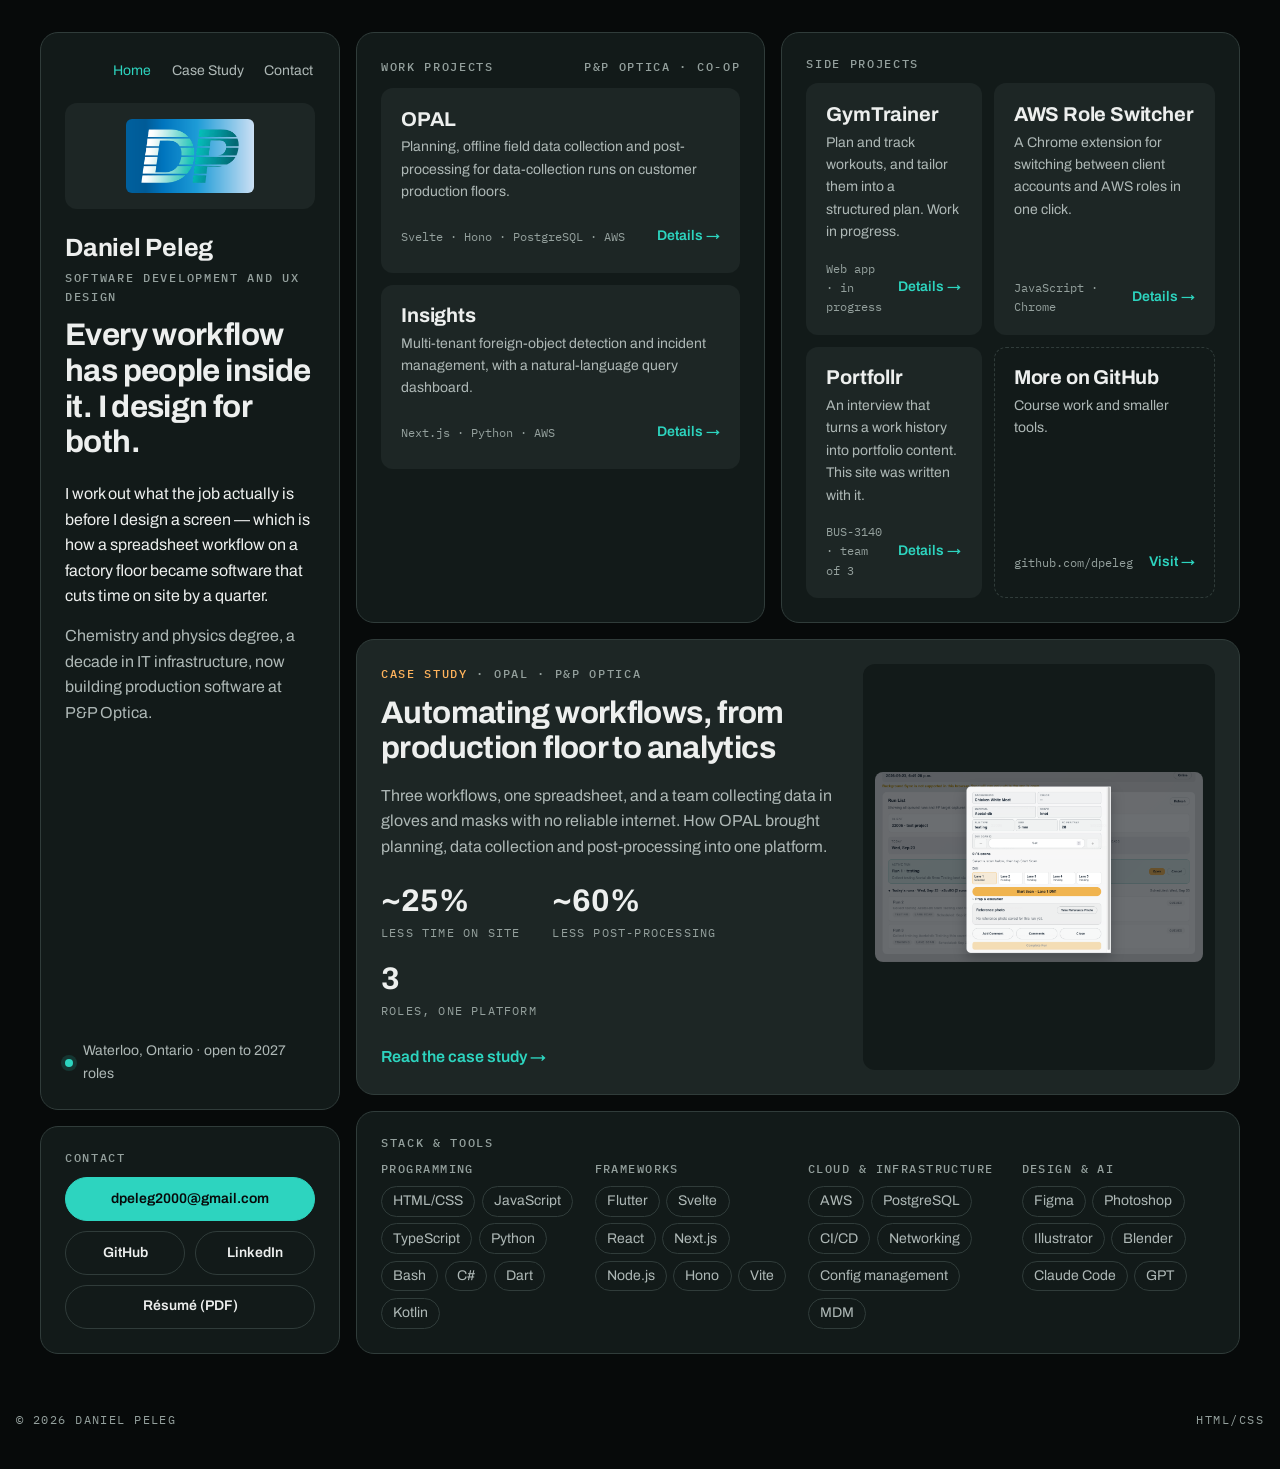
<file: index.html>
<!doctype html>
<html lang="en">

<head>
  <meta charset="utf-8">
  <meta name="viewport" content="width=device-width, initial-scale=1">
  <title>Daniel Peleg — Software Development and UX Design | Workflow-first software, Waterloo ON</title>
  <meta name="description"
    content="Portfolio of Daniel Peleg, working in software development and UX design in Waterloo, Ontario. I work out what the job actually is before I design a screen — featured: OPAL, a platform that cut time on site by ~25% and post-processing by ~60%.">
  <meta name="author" content="Daniel Peleg">
  <meta name="theme-color" content="#070A0A">
  <link rel="canonical" href="https://dpeleg.github.io/">

  <!-- Open Graph / social preview -->
  <meta property="og:type" content="website">
  <meta property="og:title" content="Daniel Peleg — Software Development and UX Design">
  <meta property="og:description"
    content="Every workflow has people inside it. I design for both. Featured case study: OPAL, from production floor to analytics.">
  <meta property="og:image" content="https://dpeleg.github.io/assets/img/og-image.png">
  <meta name="twitter:card" content="summary_large_image">

  <link rel="icon" href="assets/img/icon-32.png" sizes="32x32">
  <link rel="apple-touch-icon" href="assets/img/icon-180.png">

  <link rel="preconnect" href="https://fonts.googleapis.com">
  <link rel="preconnect" href="https://fonts.gstatic.com" crossorigin>
  <link rel="stylesheet"
    href="https://fonts.googleapis.com/css2?family=Archivo:wght@400;500;600;700&family=IBM+Plex+Mono:wght@400;500&display=swap">
  <link rel="stylesheet" href="css/styles.css">

  <!-- Structured data so search engines know who the site is about -->
  <script type="application/ld+json">
  {
    "@context": "https://schema.org",
    "@type": "Person",
    "name": "Daniel Peleg",
    "jobTitle": "Software Development and UX Design",
    "address": { "@type": "PostalAddress", "addressLocality": "Waterloo", "addressRegion": "ON", "addressCountry": "CA" },
    "alumniOf": ["Conestoga College", "The Hebrew University of Jerusalem"],
    "knowsAbout": ["UX design", "Svelte", "React", "TypeScript", "Python", "AWS", "PostgreSQL", "Flutter"]
  }
  </script>
</head>

<body>
  <a class="skip-link" href="#main">Skip to main content</a>

  <!-- Two-column bento layout on wide screens, a single column on phones -->
  <div class="home">
    <!-- ============ Left rail: identity + contact ============ -->
    <div class="home__rail">
      <header class="panel identity">
        <!-- Small nav inside the identity panel, since the home page has no top bar -->
        <nav class="mini-nav" aria-label="Primary">
          <ul>
            <li><a href="index.html" aria-current="page">Home</a></li>
            <li><a href="case-study.html">Case Study</a></li>
            <li><a href="#contact">Contact</a></li>
          </ul>
        </nav>

        <!-- Logo, name and positioning line: the first thing a recruiter reads -->
        <div class="identity__logo">
          <img src="assets/img/logo.png" width="480" height="280" alt="DP monogram logo">
        </div>

        <h1 class="identity__name">Daniel Peleg</h1>
        <p class="label">Software Development and UX Design</p>
        <h2 class="identity__tagline">Every workflow has people inside it. I design for both.</h2>
        <p class="identity__lead">I work out what the job actually is before I design a screen — which is how a
          spreadsheet workflow on a factory floor became software that cuts time on site by a quarter.</p>
        <p class="identity__bg">Chemistry and physics degree, a decade in IT infrastructure, now building production
          software at P&amp;P Optica.</p>

        <p class="status">Waterloo, Ontario · open to 2027 roles</p>
      </header>

      <!-- Contact sits right under the identity, so it is never more than a scroll away -->
      <section class="panel contact" id="contact" aria-labelledby="contact-title">
        <h2 class="label" id="contact-title">Contact</h2>
        <a class="btn btn--primary btn--block" href="mailto:dpeleg2000@gmail.com">dpeleg2000@gmail.com</a>
        <div class="contact__row">
          <a class="btn" href="https://github.com/dpeleg" rel="me">GitHub</a>
          <a class="btn" href="https://www.linkedin.com/in/dpeleg2000/" rel="me">LinkedIn</a>
        </div>
        <a class="btn btn--block" href="assets/Daniel-Peleg-Resume.pdf" download>Résumé (PDF)</a>
      </section>
    </div>

    <!-- ============ Main: projects, case study, stack ============ -->
    <main class="home__main" id="main">
      <!-- Work projects first: OPAL and Insights, each opens its own popup -->
      <section class="panel" id="work" aria-labelledby="work-title">
        <div class="panel__head">
          <h2 class="label" id="work-title">Work projects</h2>
          <span class="label">P&amp;P Optica · co-op</span>
        </div>
        <div class="cards">
          <article class="card">
            <h3>OPAL</h3>
            <p>Planning, offline field data collection and post-processing for data-collection runs on customer
              production floors.</p>
            <div class="card__foot">
              <span class="card__meta">Svelte · Hono · PostgreSQL · AWS</span>
              <button class="card__open" type="button" data-dialog="project-opal" aria-haspopup="dialog">Details →<span
                  class="visually-hidden"> about OPAL</span></button>
            </div>
          </article>
          <article class="card">
            <h3>Insights</h3>
            <p>Multi-tenant foreign-object detection and incident management, with a natural-language query dashboard.
            </p>
            <div class="card__foot">
              <span class="card__meta">Next.js · Python · AWS</span>
              <button class="card__open" type="button" data-dialog="project-insights" aria-haspopup="dialog">Details
                →<span class="visually-hidden"> about Insights</span></button>
            </div>
          </article>
        </div>
      </section>

      <!-- Side projects: smaller cards in a grid, same popup pattern -->
      <section class="panel" aria-labelledby="side-title">
        <h2 class="label" id="side-title">Side projects</h2>
        <div class="cards cards--grid">
          <article class="card">
            <h3>GymTrainer</h3>
            <p>Plan and track workouts, and tailor them into a structured plan. Work in progress.</p>
            <div class="card__foot">
              <span class="card__meta">Web app · in progress</span>
              <button class="card__open" type="button" data-dialog="project-gymtrainer" aria-haspopup="dialog">Details
                →<span class="visually-hidden"> about GymTrainer</span></button>
            </div>
          </article>
          <article class="card">
            <h3>AWS Role Switcher</h3>
            <p>A Chrome extension for switching between client accounts and AWS roles in one click.</p>
            <div class="card__foot">
              <span class="card__meta">JavaScript · Chrome</span>
              <button class="card__open" type="button" data-dialog="project-aws-role-switcher"
                aria-haspopup="dialog">Details →<span class="visually-hidden"> about AWS Role Switcher</span></button>
            </div>
          </article>
          <article class="card">
            <h3>Portfollr</h3>
            <p>An interview that turns a work history into portfolio content. This site was written with it.</p>
            <div class="card__foot">
              <span class="card__meta">BUS-3140 · team of 3</span>
              <button class="card__open" type="button" data-dialog="project-portfollr" aria-haspopup="dialog">Details
                →<span class="visually-hidden"> about Portfollr</span></button>
            </div>
          </article>
          <!-- Dashed "more" card pointing to GitHub instead of a popup -->
          <article class="card card--more">
            <h3>More on GitHub</h3>
            <p>Course work and smaller tools.</p>
            <div class="card__foot">
              <span class="card__meta">github.com/dpeleg</span>
              <a class="card__open" href="https://github.com/dpeleg" rel="me">Visit →<span class="visually-hidden">
                  GitHub profile</span></a>
            </div>
          </article>
        </div>
      </section>

      <!-- Featured case study with the two headline numbers -->
      <section class="panel panel--raised feature" aria-labelledby="feature-title">
        <div>
          <p class="label"><span class="label--amber">Case study</span> · OPAL · P&amp;P Optica
          </p>
          <h2 id="feature-title">Automating workflows, from production floor to analytics</h2>
          <p class="feature__summary">Three workflows, one spreadsheet, and a team collecting data in gloves and masks
            with no reliable internet. How OPAL brought planning, data collection and post-processing into one platform.
          </p>
          <ul class="stats">
            <li><span class="stat__value">~25%</span><span class="stat__label">Less time on site</span></li>
            <li><span class="stat__value">~60%</span><span class="stat__label">Less post-processing</span></li>
            <li><span class="stat__value">3</span><span class="stat__label">Roles, one platform</span></li>
          </ul>
          <a class="link-arrow feature__link" href="case-study.html">Read the case study →</a>
        </div>
        <div class="feature__media">
          <img src="assets/case-study/opal-operator-wide.png" width="1162" height="673" loading="lazy"
            alt="OPAL operator view: the run dialog open over the day's run list.">
        </div>
      </section>

      <!-- Tech stack grouped by area, plain lists so screen readers read them as lists -->
      <section class="panel stack-panel" aria-labelledby="stack-title">
        <h2 class="label" id="stack-title">Stack &amp; tools</h2>
        <div class="stack">
          <div>
            <h3>Programming</h3>
            <ul class="chips">
              <li>HTML/CSS</li>
              <li>JavaScript</li>
              <li>TypeScript</li>
              <li>Python</li>
              <li>Bash</li>
              <li>C#</li>
              <li>Dart</li>
              <li>Kotlin</li>
            </ul>
          </div>
          <div>
            <h3>Frameworks</h3>
            <ul class="chips">
              <li>Flutter</li>
              <li>Svelte</li>
              <li>React</li>
              <li>Next.js</li>
              <li>Node.js</li>
              <li>Hono</li>
              <li>Vite</li>
            </ul>
          </div>
          <div>
            <h3>Cloud &amp; infrastructure</h3>
            <ul class="chips">
              <li>AWS</li>
              <li>PostgreSQL</li>
              <li>CI/CD</li>
              <li>Networking</li>
              <li>Config management</li>
              <li>MDM</li>
            </ul>
          </div>
          <div>
            <h3>Design &amp; AI</h3>
            <ul class="chips">
              <li>Figma</li>
              <li>Photoshop</li>
              <li>Illustrator</li>
              <li>Blender</li>
              <li>Claude Code</li>
              <li>GPT</li>
            </ul>
          </div>
        </div>
      </section>
    </main>
  </div>

  <!-- Footer -->
  <footer class="site-footer">
    <span>© 2026 Daniel Peleg</span>
    <span> HTML/CSS</span>
  </footer>

  <!-- ================= Project dialogs ================= -->

  <!-- Each popup is a native <dialog>: Esc, the close button or a backdrop click closes it (see main.js) -->
  <dialog class="project-dialog" id="project-opal" aria-labelledby="opal-title">
    <div class="dialog__inner">
      <div class="dialog__head">
        <p class="label">Work project · P&amp;P Optica</p>
        <h2 id="opal-title">OPAL</h2>
        <p>One internal platform for planning, on-site data collection and post-processing of training data.</p>
        <button class="dialog__close" type="button" data-close aria-label="Close OPAL details">
          <svg width="18" height="18" viewBox="0 0 18 18" aria-hidden="true">
            <path d="M3 3l12 12M15 3L3 15" stroke="currentColor" stroke-width="2" stroke-linecap="round" />
          </svg>
        </button>
      </div>
      <div class="dialog__body">
        <!-- Screenshot gallery: thumbnails swap the big image, no carousel -->
        <div class="gallery" data-gallery>
          <div class="gallery__main">
            <img src="assets/case-study/opal-operator-wide.png" width="1162" height="673"
              alt="OPAL operator view: the run dialog open over the day's run list.">
          </div>
          <ul class="gallery__thumbs">
            <li><button type="button" aria-pressed="true" data-caption="Operator · run screen"><img
                  src="assets/case-study/opal-operator-wide.png" alt="Operator screen thumbnail"
                  data-alt="OPAL operator view: the run dialog open over the day's run list." loading="lazy"></button>
            </li>
            <li><button type="button" aria-pressed="false" data-caption="Planner · Plan Runs"><img
                  src="assets/case-study/opal-planner-plan-runs.png" alt="Planner screen thumbnail"
                  data-alt="OPAL planner Plan Runs screen with material rows and a Generate Runs panel."
                  loading="lazy"></button></li>
            <li><button type="button" aria-pressed="false" data-caption="User flow map"><img
                  src="assets/case-study/opal-user-flow.svg" alt="User flow map thumbnail"
                  data-alt="OPAL user flow map across planning, offline collection, sync and post-processing."
                  loading="lazy"></button></li>
          </ul>
          <p class="gallery__caption" aria-live="polite">Operator · run screen</p>
        </div>
        <div class="dialog__info">
          <p class="label">About</p>
          <p>Every customer project ran through three stages owned by three teams, connected by one spreadsheet.
            Operators filled it in by hand on production floors, in PPE, with little or no internet.</p>
          <p>I researched the real workflow, redesigned the database around it, built the cloud infrastructure and drove
            the planner and operator modules — offline-first, with automatic sync.</p>
          <dl class="facts">
            <div>
              <dt>Role</dt>
              <dd>Full-stack developer, UI/UX designer</dd>
            </div>
            <div>
              <dt>Stack</dt>
              <dd>
                <ul class="chips">
                  <li>Svelte PWA</li>
                  <li>Hono</li>
                  <li>PostgreSQL</li>
                  <li>AWS</li>
                  <li>Playwright</li>
                  <li>Figma</li>
                </ul>
              </dd>
            </div>
          </dl>
          <p class="label">Highlights</p>
          <!-- Three short highlights, the rest lives in the case study -->
          <ul class="highlights">
            <li>~25% less time at the customer site</li>
            <li>~60% less post-processing time</li>
            <li>Every on-site session logged, so recurring errors are visible</li>
          </ul>
        </div>
      </div>
      <!-- Footer actions: case study link for OPAL, GitHub for open-source projects -->
      <div class="dialog__foot">
        <small>Internal tool · screens show test data only</small>
        <div class="dialog__actions">
          <a class="btn btn--primary" href="case-study.html#overview">Read the full OPAL case study</a>
          <button class="btn" type="button" data-close>Close</button>
        </div>
      </div>
    </div>
  </dialog>

  <dialog class="project-dialog" id="project-insights" aria-labelledby="insights-title">
    <div class="dialog__inner">
      <div class="dialog__head">
        <p class="label">Work project · P&amp;P Optica</p>
        <h2 id="insights-title">Insights</h2>
        <p>Multi-tenant foreign-object detection and incident management for food-processing customers.</p>
        <button class="dialog__close" type="button" data-close aria-label="Close Insights details">
          <svg width="18" height="18" viewBox="0 0 18 18" aria-hidden="true">
            <path d="M3 3l12 12M15 3L3 15" stroke="currentColor" stroke-width="2" stroke-linecap="round" />
          </svg>
        </button>
      </div>
      <div class="dialog__body">
        <div>
          <!-- No screenshots allowed for Insights, so a clear placeholder instead of a blank -->
          <div class="placeholder-media">Proprietary information — this screen could not be published</div>
        </div>
        <div class="dialog__info">
          <p class="label">About</p>
          <p>Customers review detections from their inspection machines, follow each one from the incident list to its
            detail, and manage users by role. I worked across the backend and frontend.</p>
          <p>I led a natural-language query dashboard from concept to deployment, built a CSV bulk-upload feature with
            validation and error reporting, and an admin panel for bulk operations.</p>
          <dl class="facts">
            <div>
              <dt>Role</dt>
              <dd>Full-stack developer</dd>
            </div>
            <div>
              <dt>Stack</dt>
              <dd>
                <ul class="chips">
                  <li>Next.js</li>
                  <li>TypeScript</li>
                  <li>Tailwind</li>
                  <li>Python</li>
                  <li>Lambda</li>
                  <li>Cognito</li>
                  <li>S3</li>
                  <li>CloudFormation</li>
                </ul>
              </dd>
            </div>
          </dl>
          <p class="label">Lesson</p>
          <p>A data-retention feature built from a vague ticket taught me to run a design past every stakeholder before
            writing code — the habit I brought to OPAL.</p>
        </div>
      </div>
      <div class="dialog__foot">
        <small>Internal product · details limited</small>
        <div class="dialog__actions">
          <button class="btn" type="button" data-close>Close</button>
        </div>
      </div>
    </div>
  </dialog>


  <dialog class="project-dialog" id="project-aws-role-switcher" aria-labelledby="aws-title">
    <div class="dialog__inner">
      <div class="dialog__head">
        <p class="label">Side project · open source</p>
        <h2 id="aws-title">AWS Role Switcher</h2>
        <p>A Chrome extension that switches between client accounts and AWS roles without re-entering anything.</p>
        <button class="dialog__close" type="button" data-close aria-label="Close AWS Role Switcher details">
          <svg width="18" height="18" viewBox="0 0 18 18" aria-hidden="true">
            <path d="M3 3l12 12M15 3L3 15" stroke="currentColor" stroke-width="2" stroke-linecap="round" />
          </svg>
        </button>
      </div>
      <div class="dialog__body">
        <div>
          <div class="placeholder-media">No screenshot · the extension needs a private roles file to show anything</div>
        </div>
        <div class="dialog__info">
          <p class="label">About</p>
          <p>Switching between client accounts and AWS IAM roles by hand was slow and easy to get wrong, so I built a
            Chrome extension to do it in one click. I made it for my own use; it was then adopted by everyone in the
            software teams.</p>
          <p>I designed it with no company data inside: the accounts and roles are loaded from a simple JSON properties
            file, which is why it could go on GitHub.</p>
          <dl class="facts">
            <div>
              <dt>Role</dt>
              <dd>Sole developer</dd>
            </div>
            <div>
              <dt>Stack</dt>
              <dd>
                <ul class="chips">
                  <li>JavaScript</li>
                  <li>Chrome Extensions</li>
                  <li>JSON config</li>
                  <li>AWS IAM</li>
                </ul>
              </dd>
            </div>
          </dl>
        </div>
      </div>
      <div class="dialog__foot">
        <small>Open source · no company data in the repo</small>
        <div class="dialog__actions"><a class="btn btn--primary" href="https://github.com/dpeleg/aws-role-switcher"
            rel="noopener">View on GitHub</a><button class="btn" type="button" data-close>Close</button></div>
      </div>
    </div>
  </dialog>

  <dialog class="project-dialog" id="project-gymtrainer" aria-labelledby="gym-title">
    <div class="dialog__inner">
      <div class="dialog__head">
        <p class="label">Side project · work in progress</p>
        <h2 id="gym-title">GymTrainer</h2>
        <p>Plan and track gym (and other) workouts, and turn them into a structured plan you can tailor.</p>
        <button class="dialog__close" type="button" data-close aria-label="Close GymTrainer details">
          <svg width="18" height="18" viewBox="0 0 18 18" aria-hidden="true">
            <path d="M3 3l12 12M15 3L3 15" stroke="currentColor" stroke-width="2" stroke-linecap="round" />
          </svg>
        </button>
      </div>
      <div class="dialog__body">
        <div>
          <div class="gallery__main"><img src="assets/projects/gymtrainer.png" width="486" height="612" loading="lazy"
              alt="GymTrainer workout screen: Day 2 warm-up exercises with Today, History and Plan tabs.">
          </div>
        </div>
        <div class="dialog__info">
          <p class="label">About</p>
          <p>A workout planner and tracker: build a structured plan, log each set as you go, and look back at your
            history. The plan is meant to adapt to you over time.</p>
          <p>Next step: an AI assistant that helps plan and adjust the workouts.</p>
          <dl class="facts">
            <div>
              <dt>Status</dt>
              <dd>Work in progress</dd>
            </div>
            <div>
              <dt>Views</dt>
              <dd>
                <ul class="chips">
                  <li>Today</li>
                  <li>History</li>
                  <li>Plan</li>
                </ul>
              </dd>
            </div>
          </dl>
        </div>
      </div>
      <div class="dialog__foot">
        <small>Personal project</small>
        <div class="dialog__actions"><button class="btn" type="button" data-close>Close</button></div>
      </div>
    </div>
  </dialog>

  <dialog class="project-dialog" id="project-portfollr" aria-labelledby="portfollr-title">
    <div class="dialog__inner">
      <div class="dialog__head">
        <p class="label">Course project · BUS-3140</p>
        <h2 id="portfollr-title">Portfollr</h2>
        <p>An interview that turns a work history into portfolio content.</p>
        <button class="dialog__close" type="button" data-close aria-label="Close Portfollr details">
          <svg width="18" height="18" viewBox="0 0 18 18" aria-hidden="true">
            <path d="M3 3l12 12M15 3L3 15" stroke="currentColor" stroke-width="2" stroke-linecap="round" />
          </svg>
        </button>
      </div>
      <div class="dialog__body">
        <div>
          <div class="placeholder-media">Research and ideation stage · no screens yet</div>
        </div>
        <div class="dialog__info">
          <p class="label">About</p>
          <p>Most people's best work is buried in tickets and reflections. Portfollr runs a structured interview and
            organises the answers into a positioning line, project stories and a case-study outline. The content of this
            site came out of a Portfollr interview.</p>
          <p>Portfollr is my concept for BUS-3140, IT Entrepreneurship. It was chosen as our team's project, and the
            three of us are now in the research and ideation stage.</p>
          <dl class="facts">
            <div>
              <dt>Course</dt>
              <dd>BUS-3140 · IT Entrepreneurship</dd>
            </div>
            <div>
              <dt>Team</dt>
              <dd>3 · my concept</dd>
            </div>
            <div>
              <dt>Stage</dt>
              <dd>Research and ideation</dd>
            </div>
          </dl>
        </div>
      </div>
      <div class="dialog__foot">
        <small>Course project · concept stage</small>
        <div class="dialog__actions"><button class="btn" type="button" data-close>Close</button></div>
      </div>
    </div>
  </dialog>

  <!-- One small script, loaded last; everything still works without it -->
  <script src="js/main.js" defer></script>
</body>

</html>
</file>
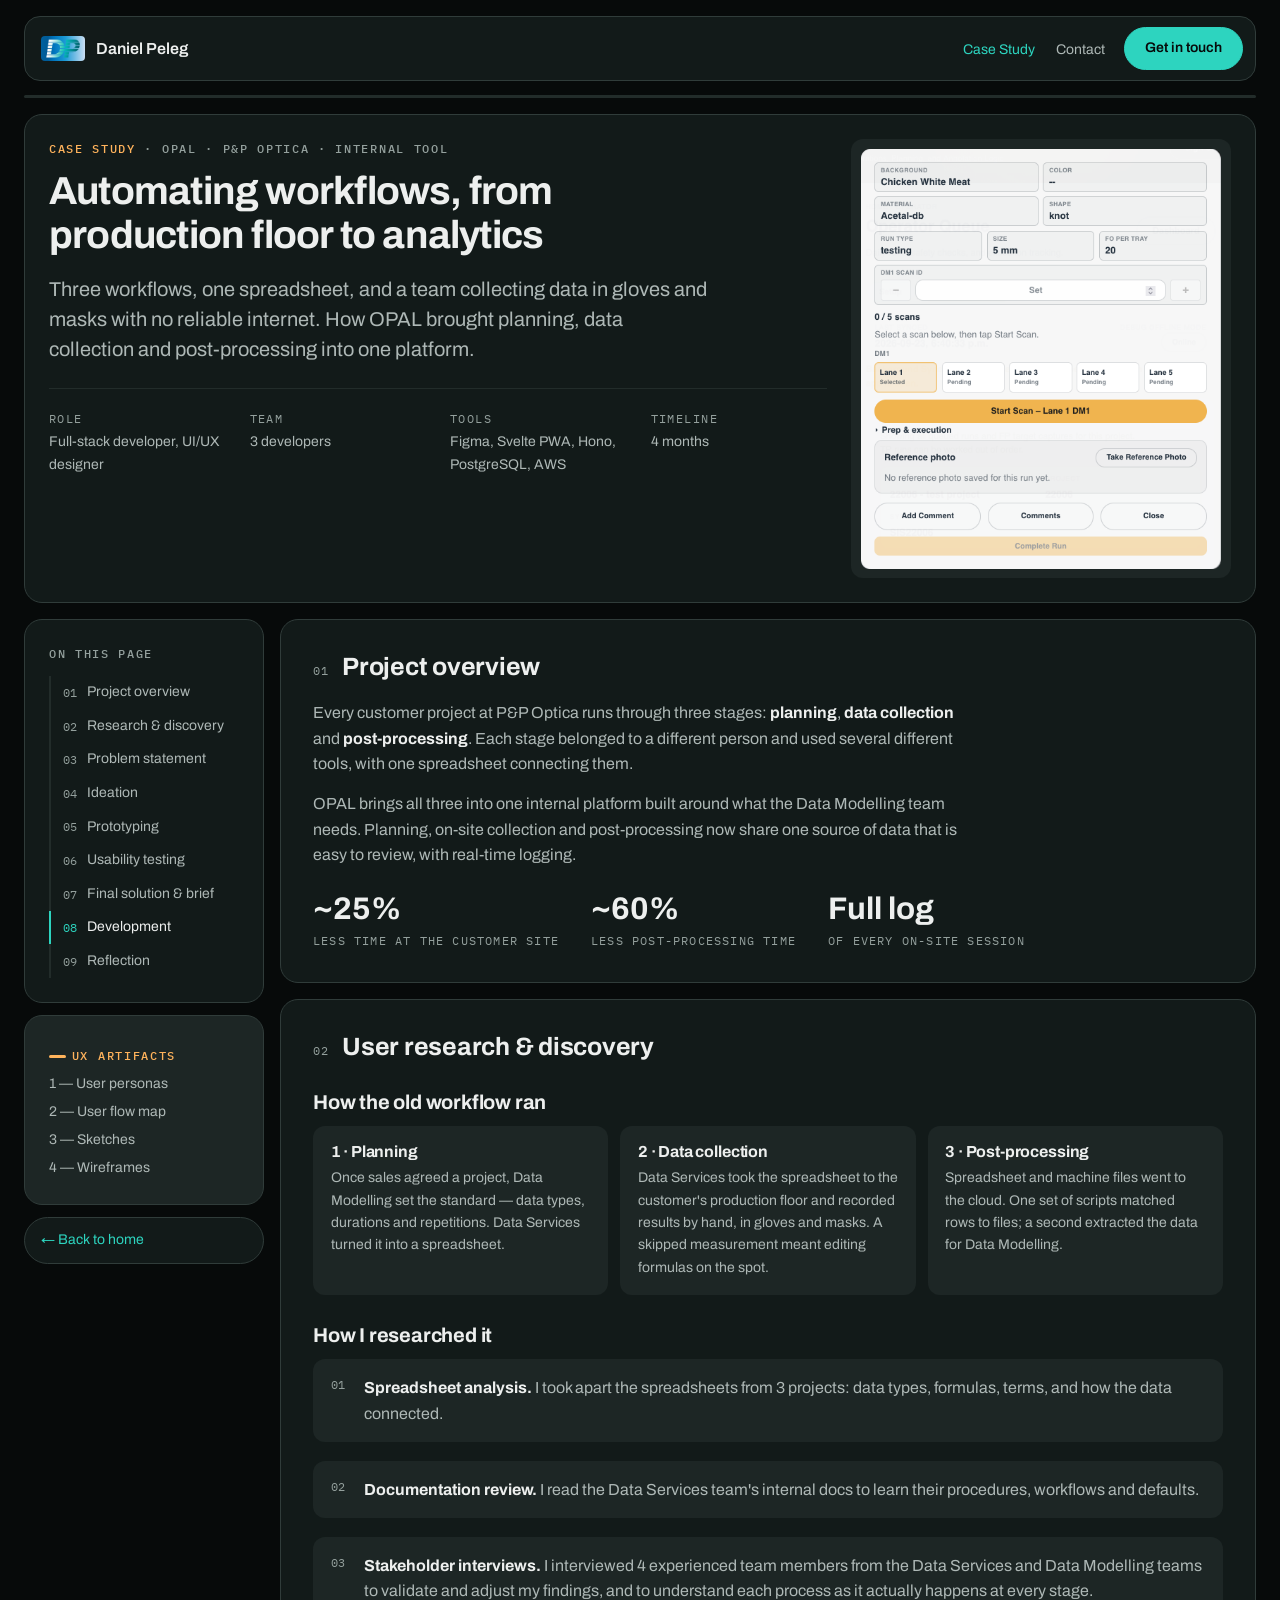
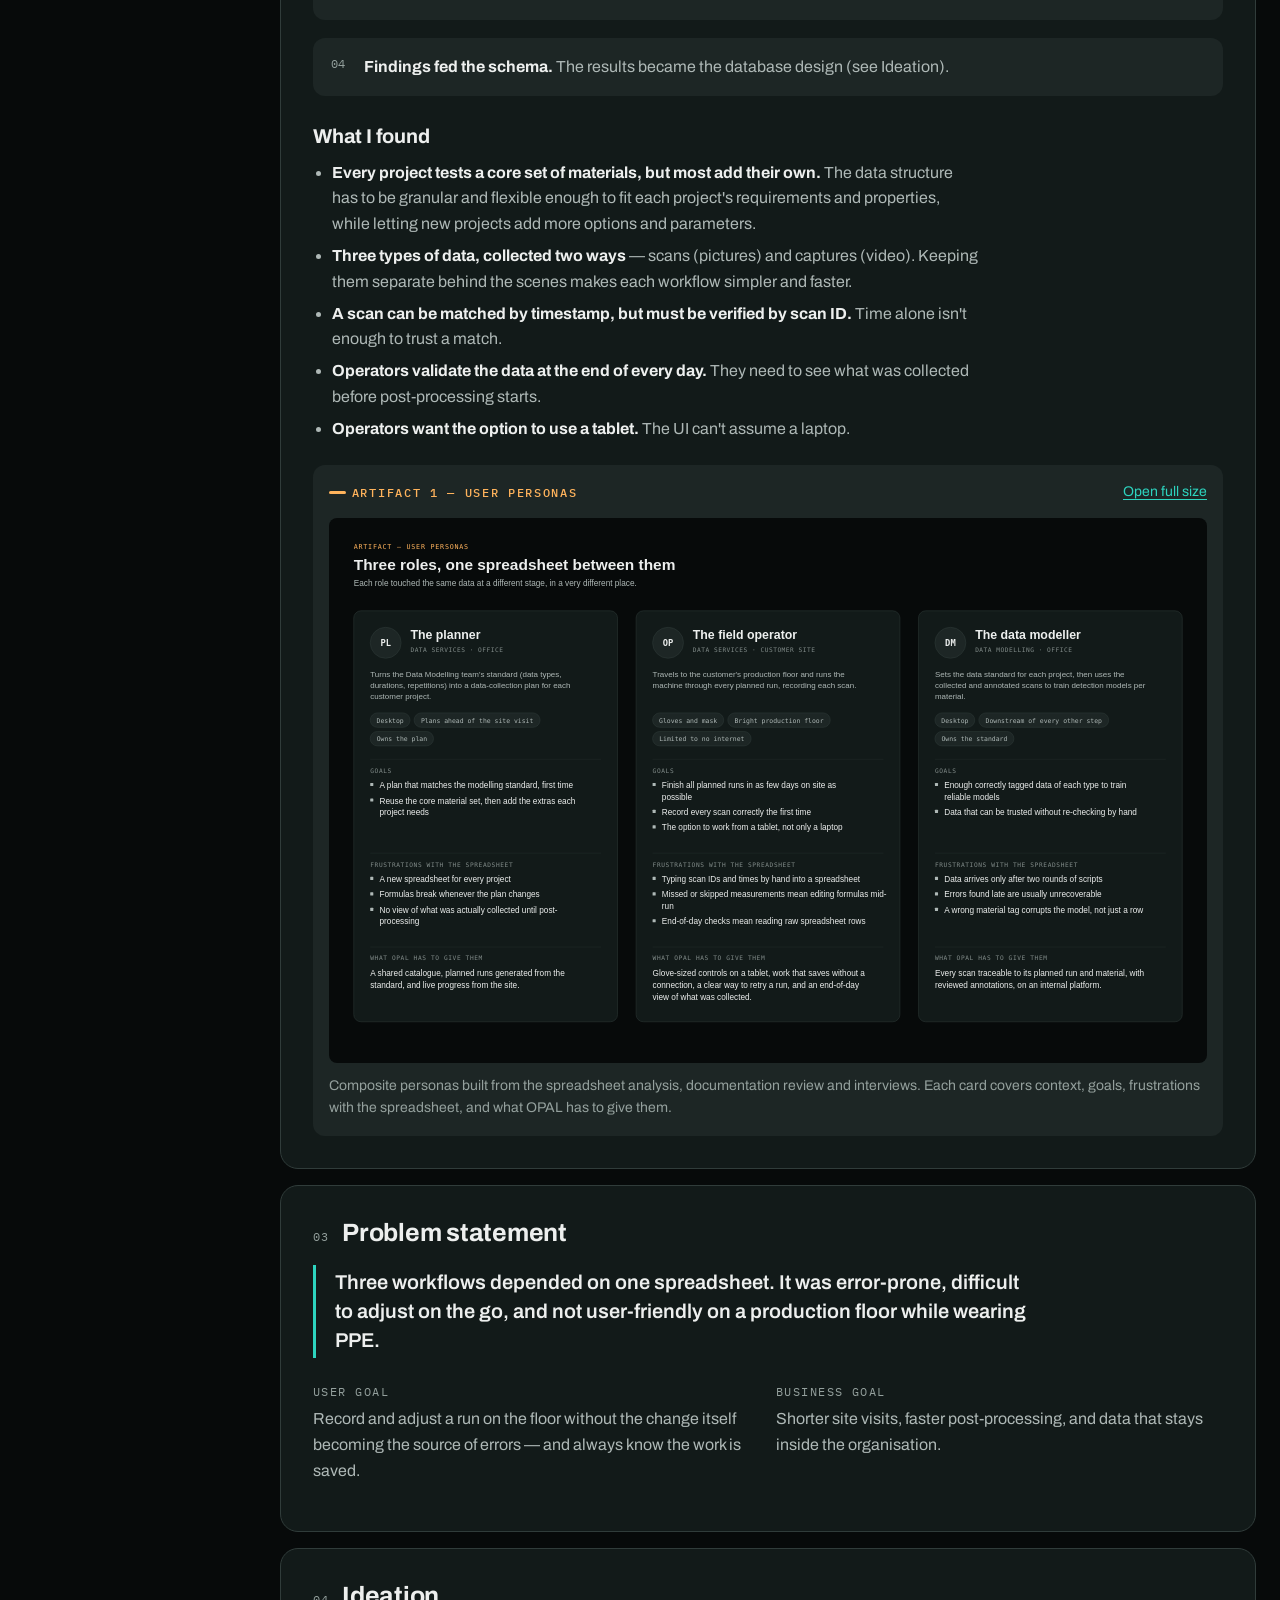
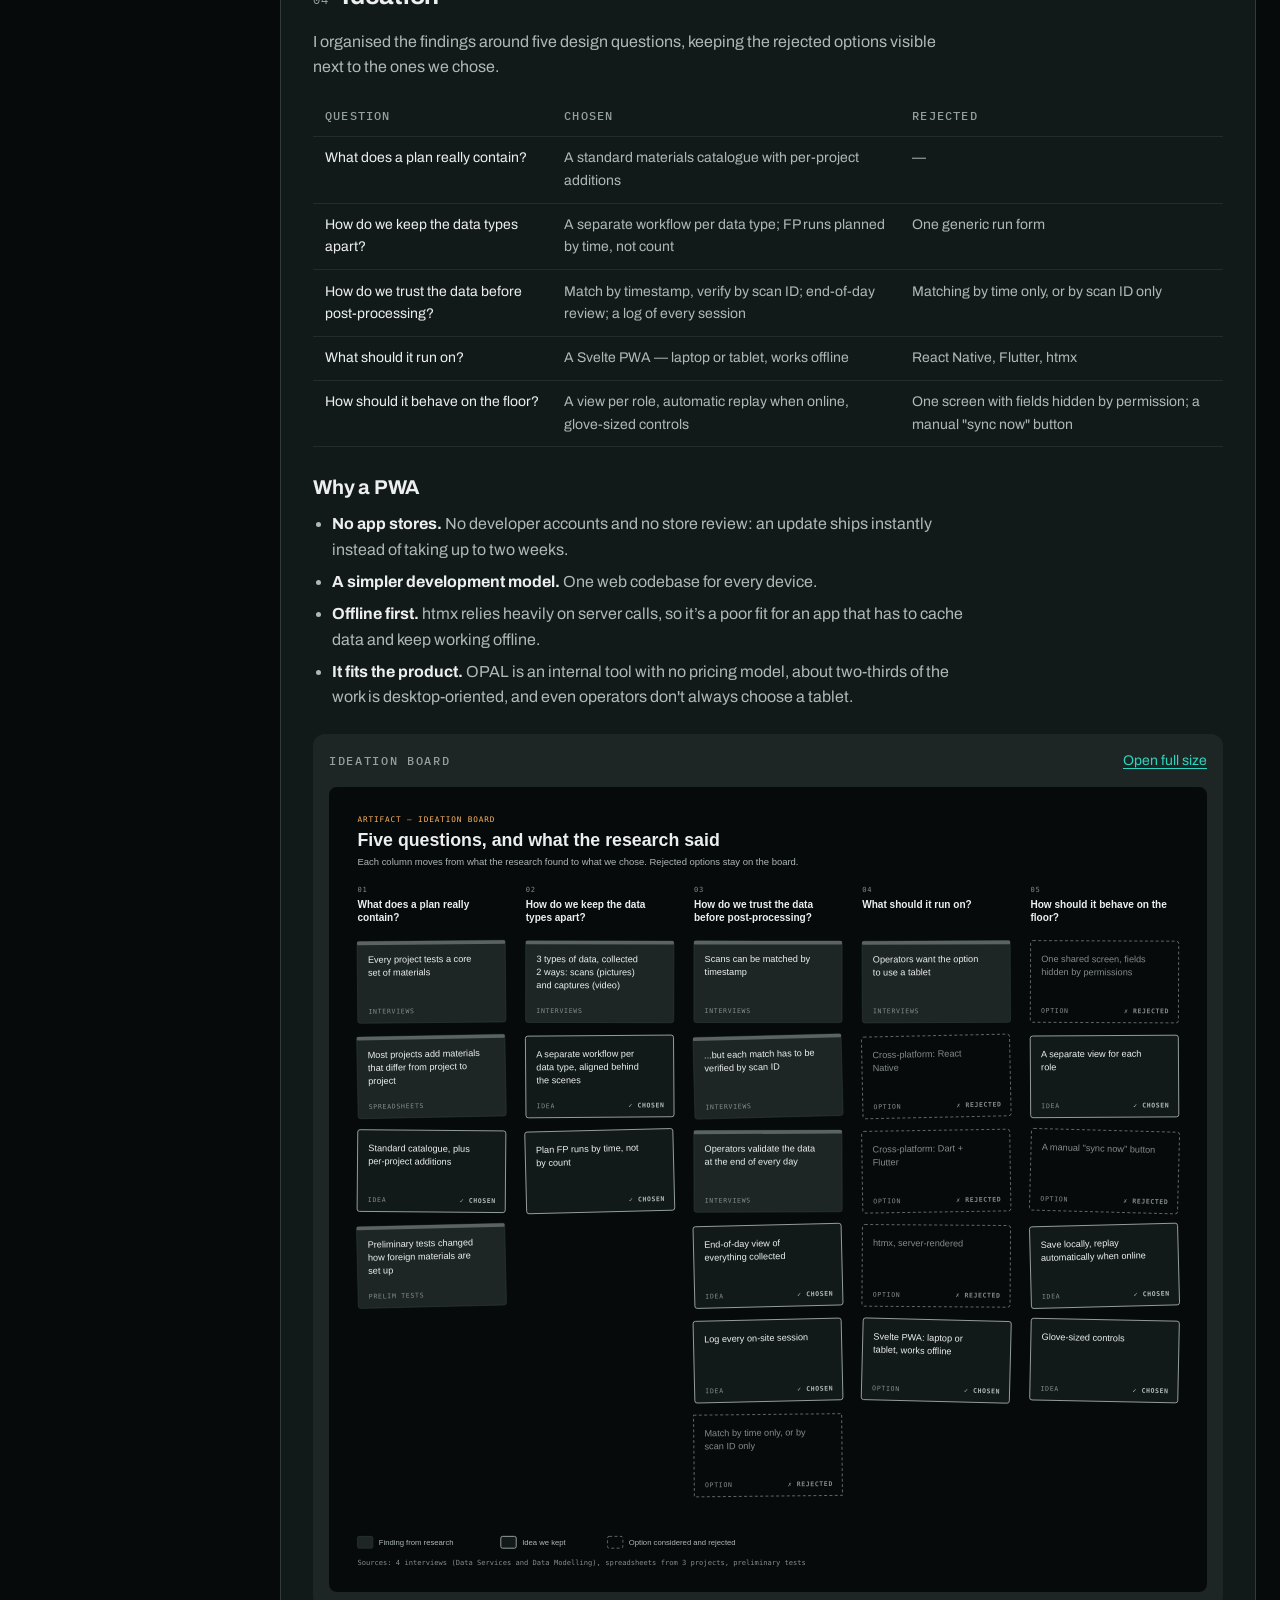
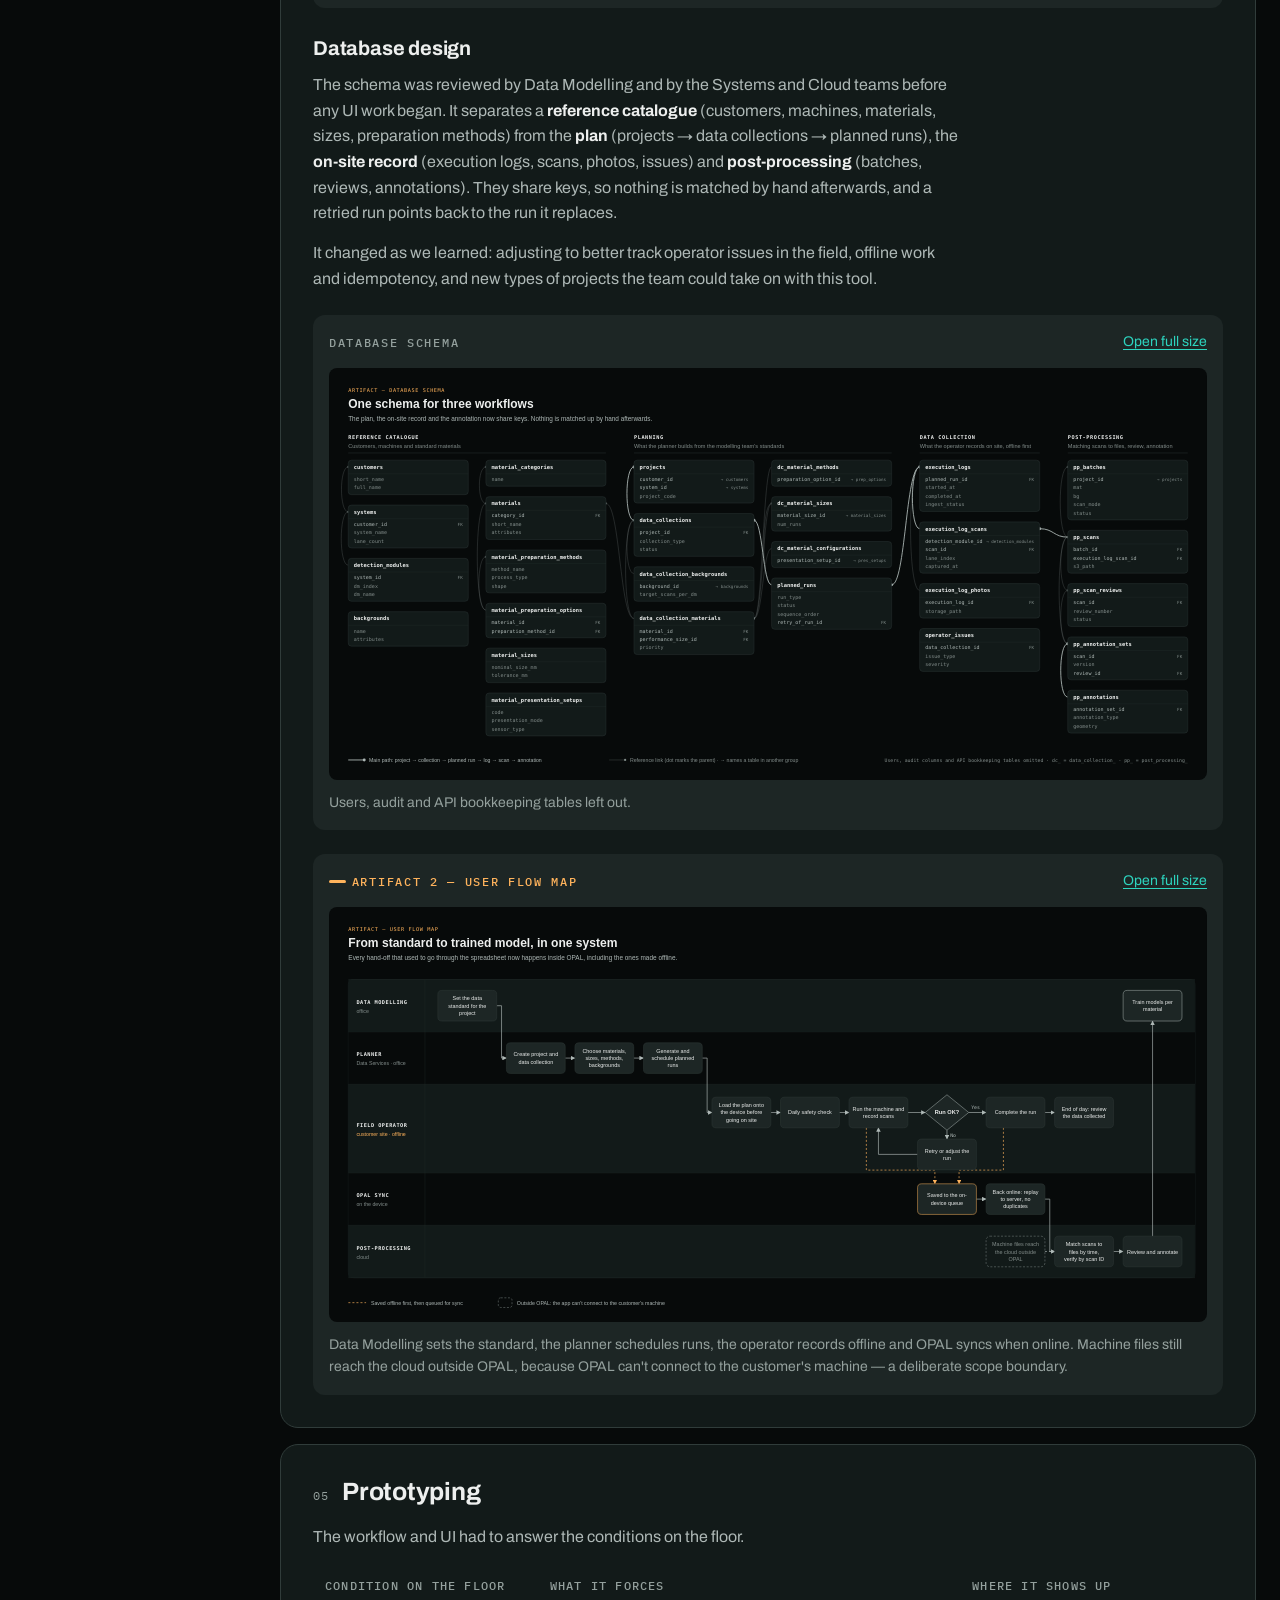
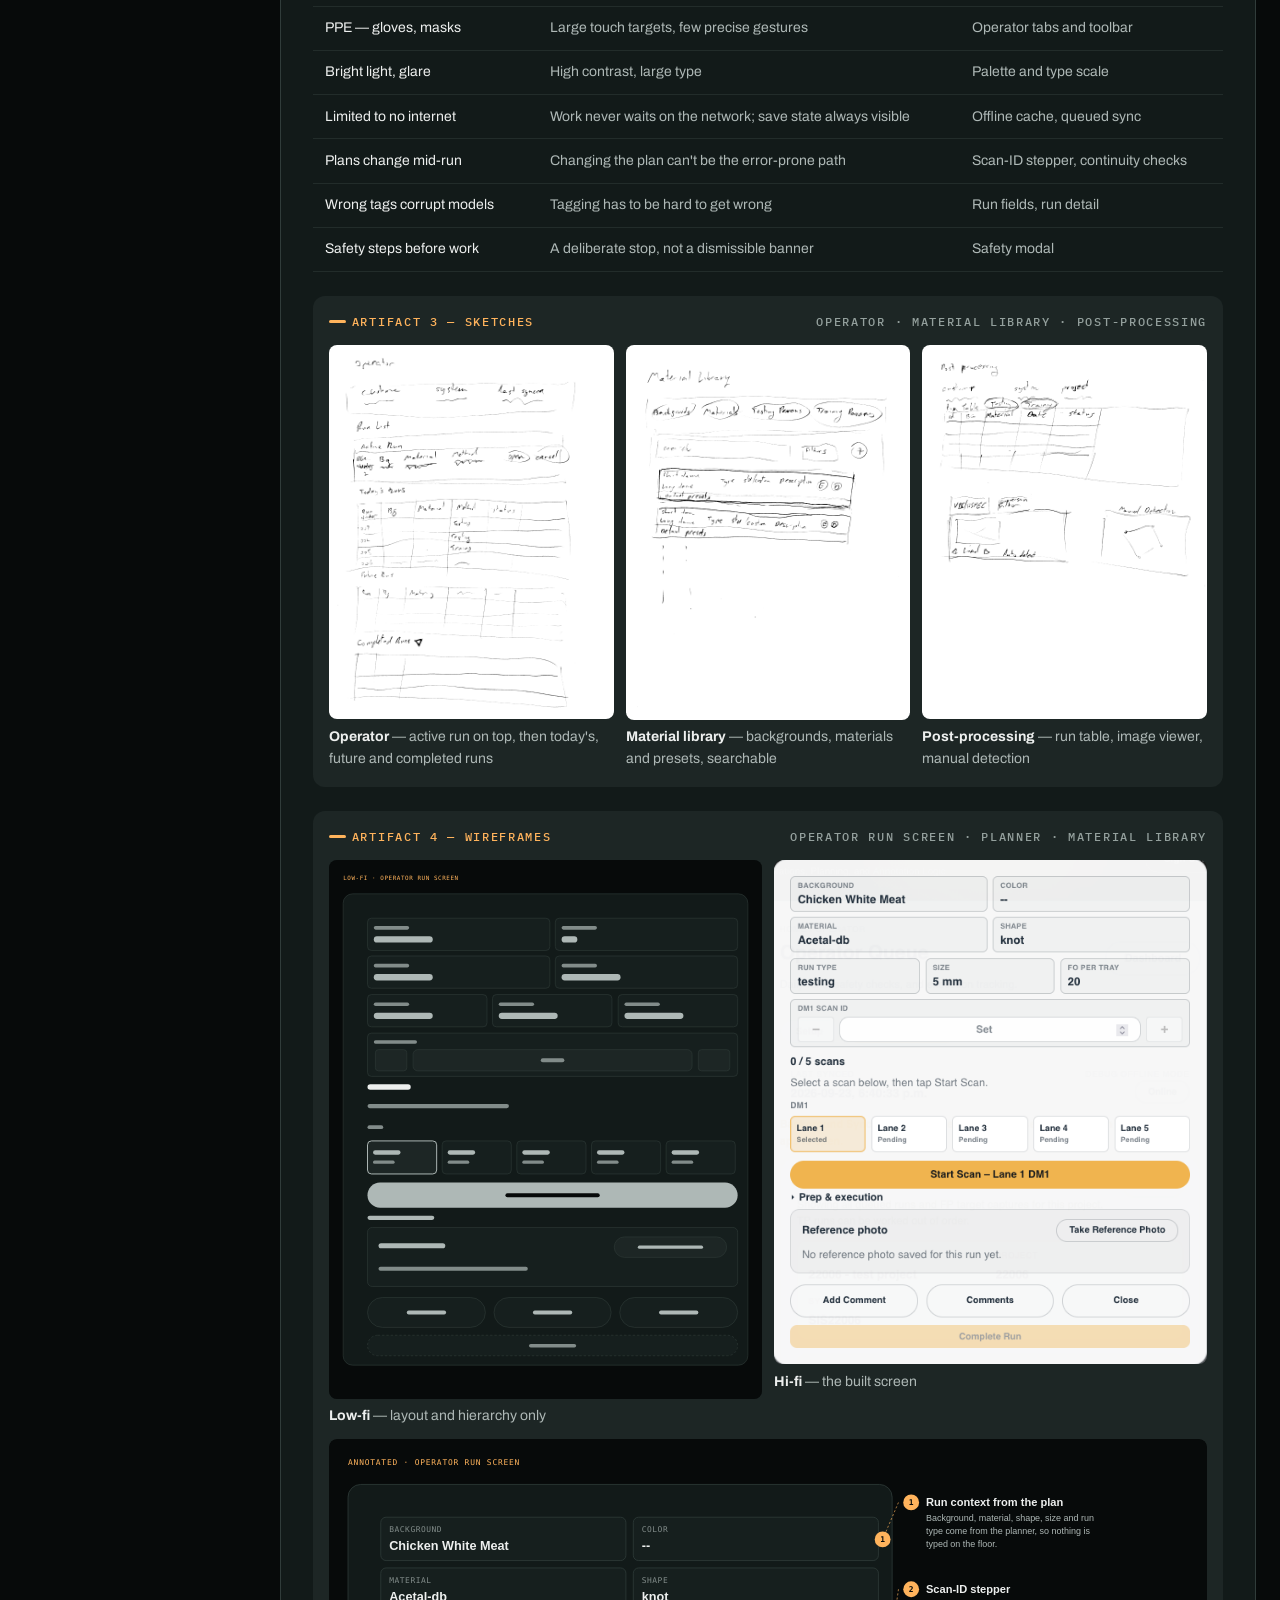
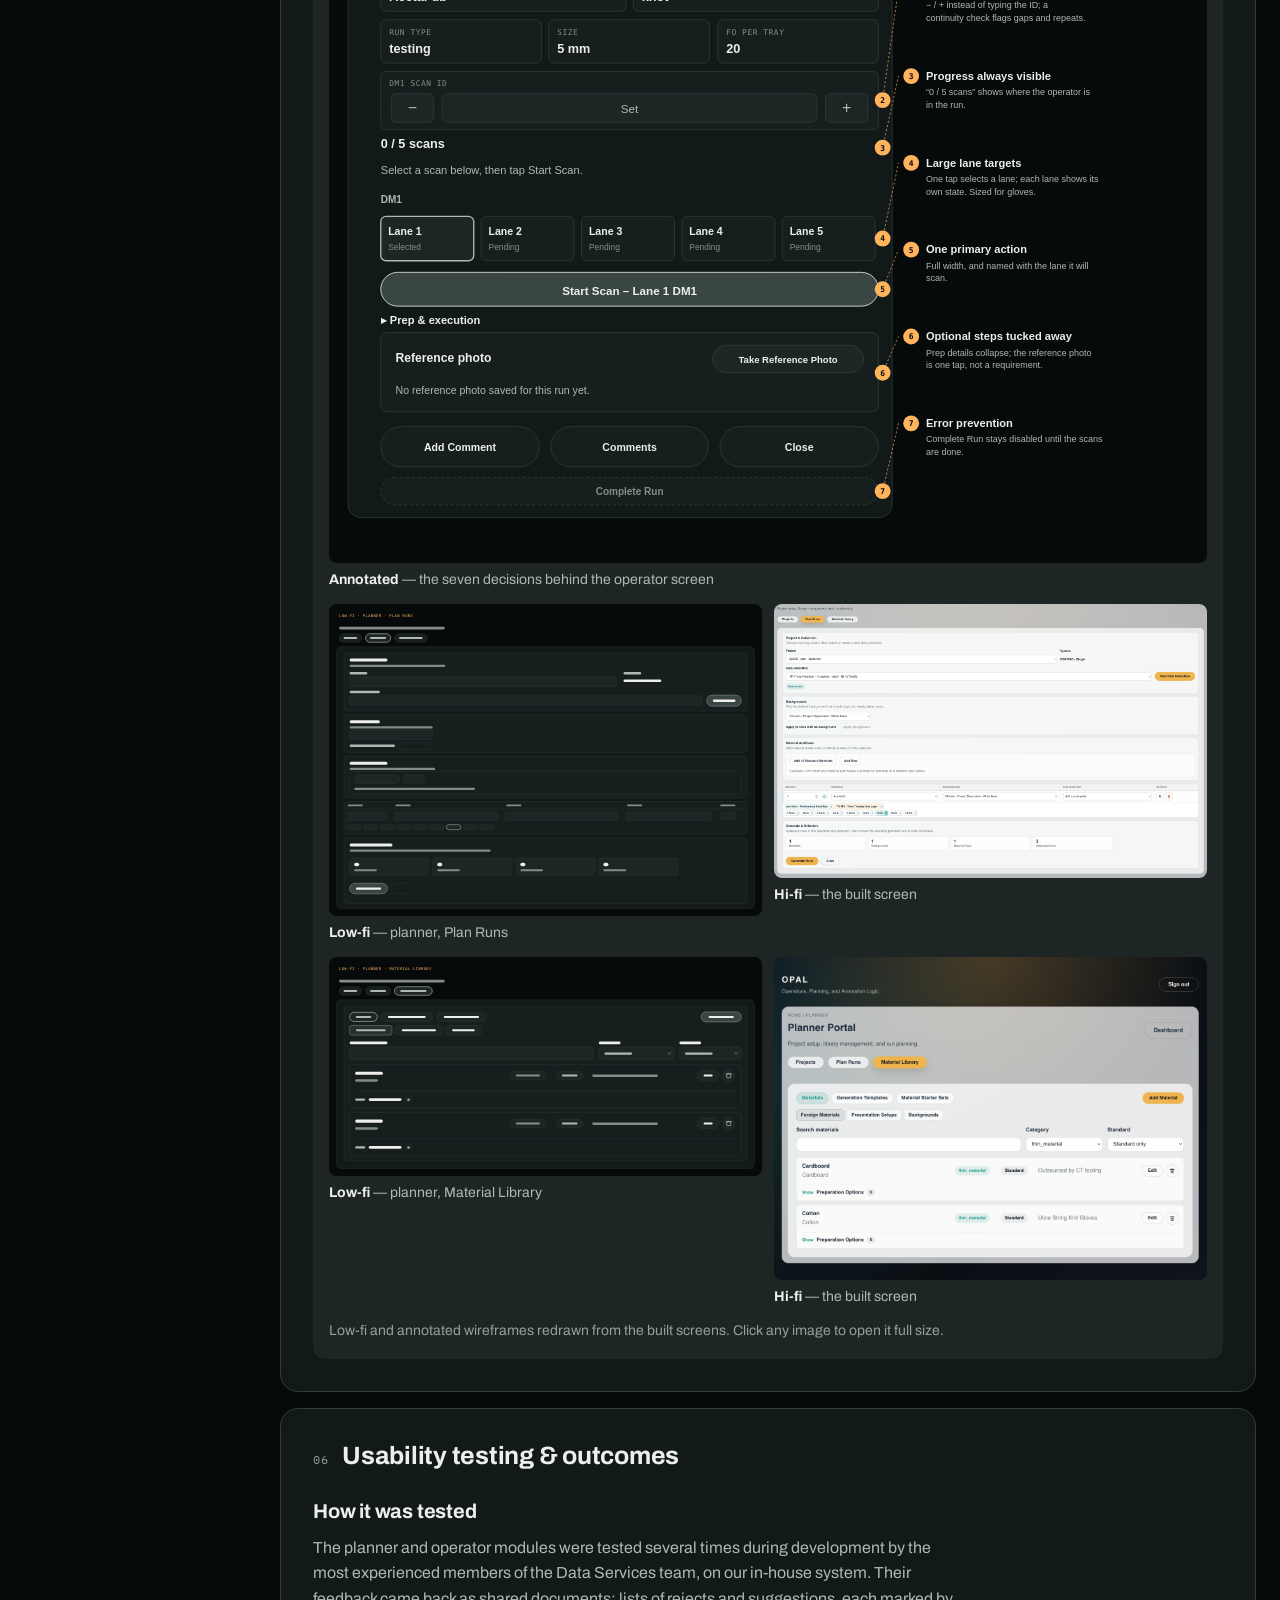
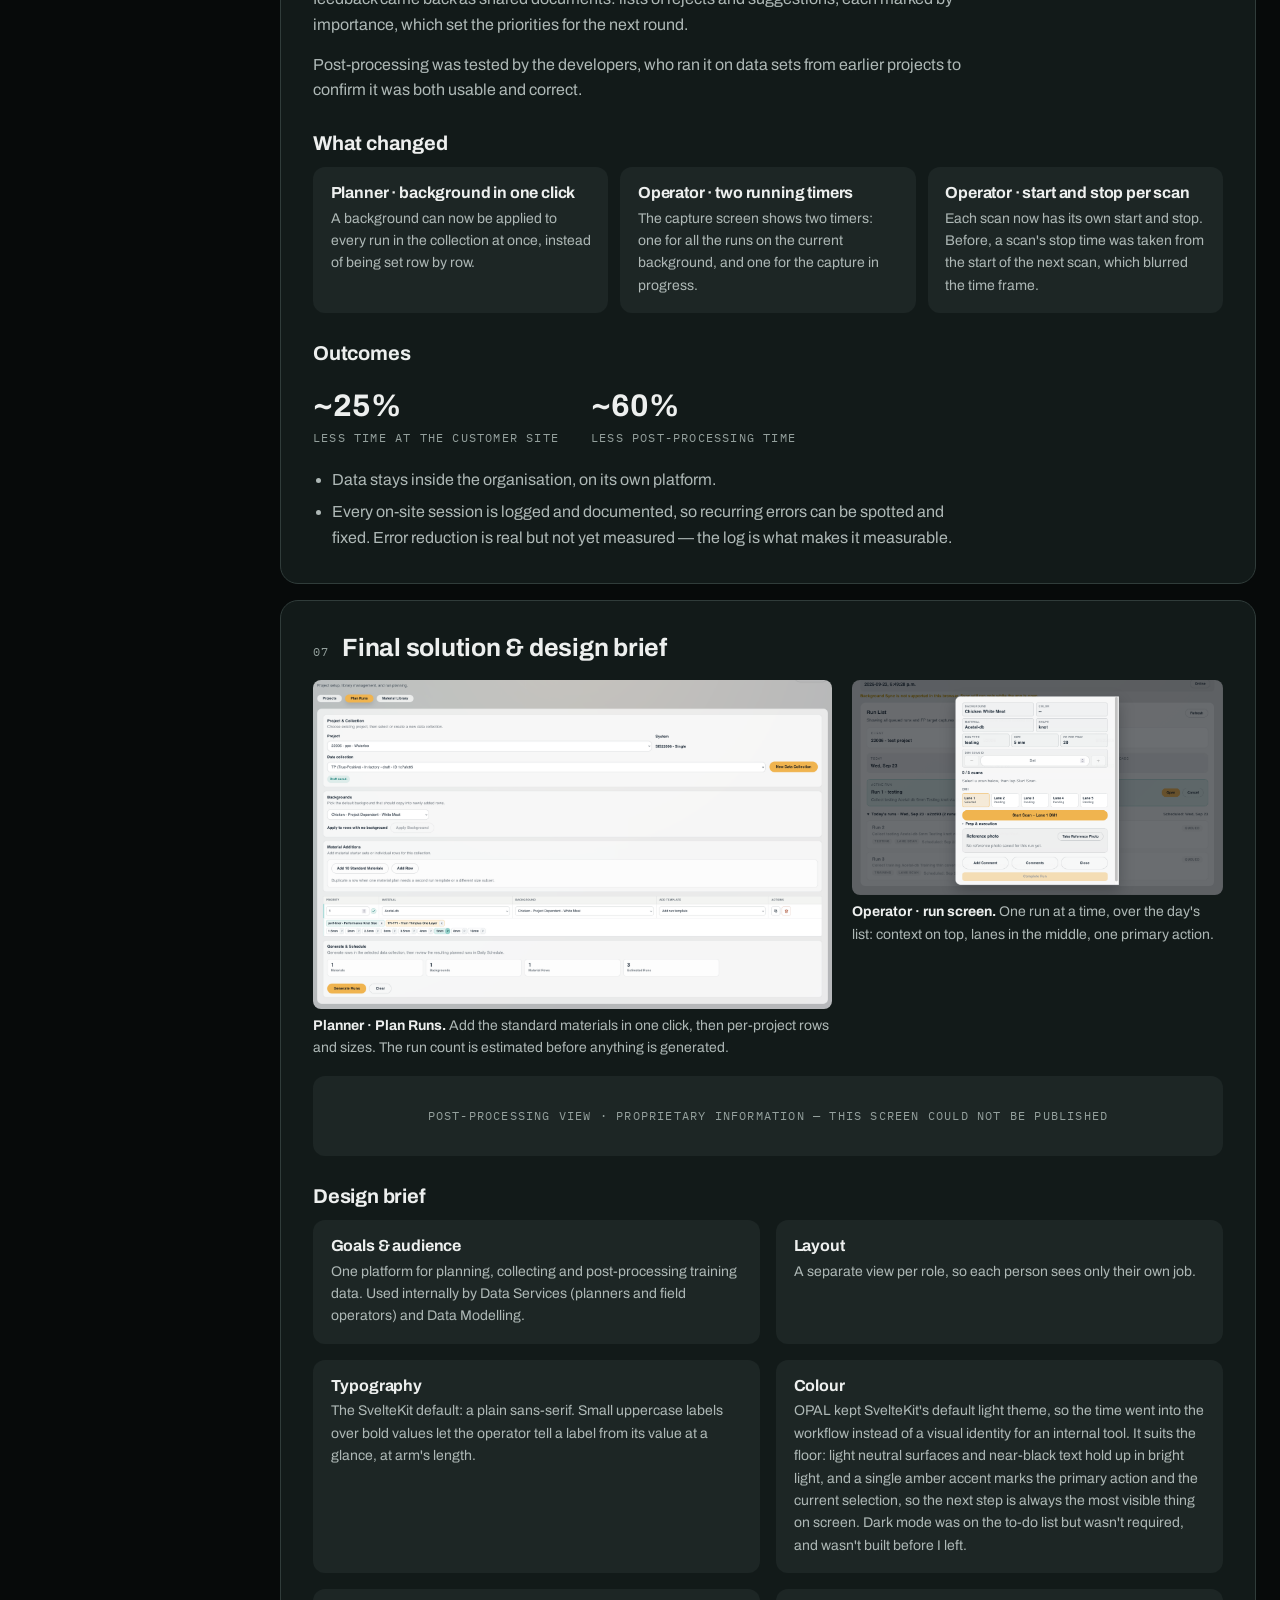
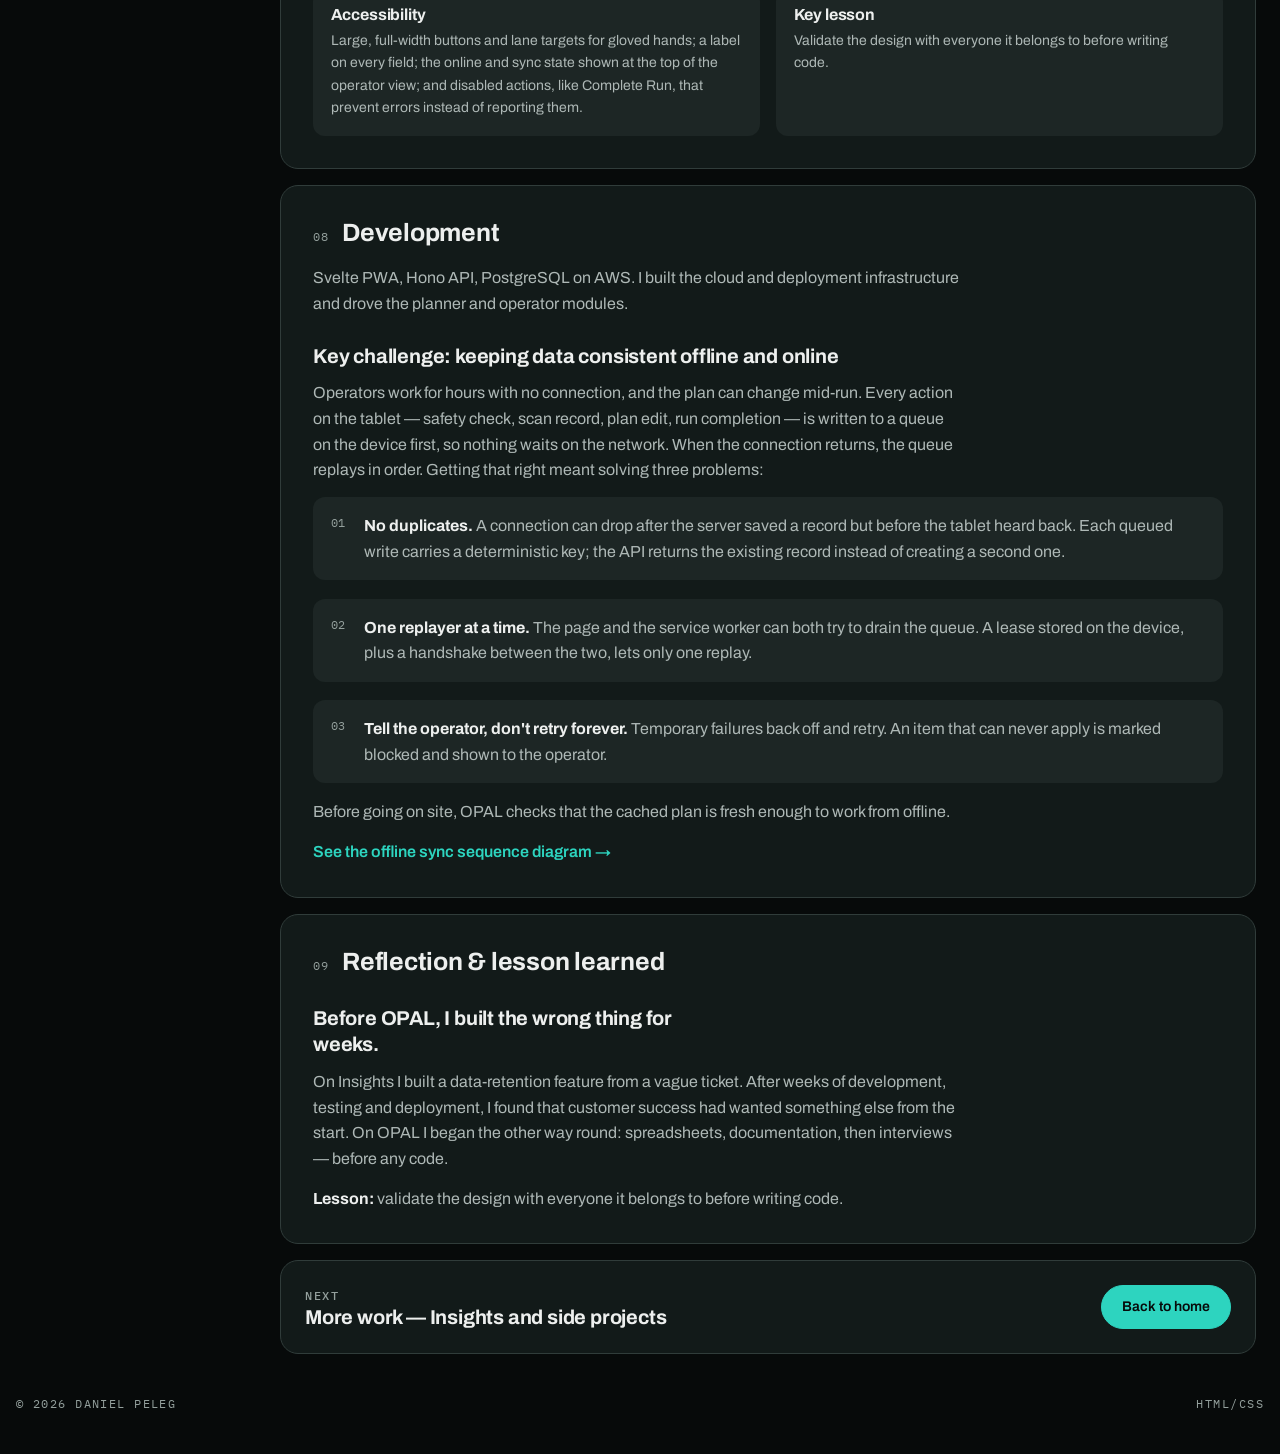
<file: case-study.html>
<!doctype html>
<html lang="en">

<head>
  <meta charset="utf-8">
  <meta name="viewport" content="width=device-width, initial-scale=1">
  <title>OPAL case study: automating workflows from production floor to analytics — Daniel Peleg</title>
  <meta name="description"
    content="UX case study: how OPAL replaced a spreadsheet shared by three teams with one offline-first platform for planning, on-site data collection and post-processing — ~25% less time on site, ~60% less post-processing.">
  <meta name="author" content="Daniel Peleg">
  <meta name="theme-color" content="#070A0A">
  <link rel="canonical" href="https://dpeleg.github.io/case-study.html">

  <meta property="og:type" content="article">
  <meta property="og:title" content="Automating workflows, from production floor to analytics — OPAL case study">
  <meta property="og:description"
    content="Three workflows, one spreadsheet, and a team collecting data in gloves with no reliable internet.">
  <meta property="og:image" content="https://dpeleg.github.io/assets/img/og-image.png">
  <meta name="twitter:card" content="summary_large_image">

  <link rel="icon" href="assets/img/icon-32.png" sizes="32x32">
  <link rel="apple-touch-icon" href="assets/img/icon-180.png">

  <link rel="preconnect" href="https://fonts.googleapis.com">
  <link rel="preconnect" href="https://fonts.gstatic.com" crossorigin>
  <link rel="stylesheet"
    href="https://fonts.googleapis.com/css2?family=Archivo:wght@400;500;600;700&family=IBM+Plex+Mono:wght@400;500&display=swap">
  <link rel="stylesheet" href="css/styles.css">

  <script type="application/ld+json">
  {
    "@context": "https://schema.org",
    "@type": "Article",
    "headline": "Automating workflows, from production floor to analytics",
    "about": "OPAL — UX case study",
    "author": { "@type": "Person", "name": "Daniel Peleg" }
  }
  </script>
</head>

<body>
  <a class="skip-link" href="#main">Skip to main content</a>

  <!-- Sticky top bar with a reading-progress line underneath -->
  <div class="topbar-wrap">
    <header class="panel topbar">
      <a class="brand" href="index.html">
        <!-- Empty alt on purpose: the name next to it already labels the link, so screen readers don't say it twice -->
        <img src="assets/img/logo-sm.png" width="240" height="140" alt="">
        <span>Daniel Peleg</span>
      </a>
      <nav aria-label="Primary">
        <ul>
          <li><a href="case-study.html" aria-current="page">Case Study</a></li>
          <li><a href="index.html#contact">Contact</a></li>
          <li><a class="btn btn--primary" href="mailto:dpeleg2000@gmail.com">Get in touch</a></li>
        </ul>
      </nav>
    </header>
    <!-- Filled by main.js as you scroll; hidden from screen readers -->
    <div class="progress" aria-hidden="true"><span></span></div>
  </div>

  <div class="cs">
    <!-- ============ Hero ============ -->
    <section class="panel cs-hero" aria-labelledby="cs-title">
      <div>
        <p class="label"><span class="label--amber">Case study</span> · OPAL · P&amp;P Optica ·
          internal tool</p>
        <h1 id="cs-title">Automating workflows, from production floor to analytics</h1>
        <p class="cs-hero__sub">Three workflows, one spreadsheet, and a team collecting data in gloves and masks with no
          reliable internet. How OPAL brought planning, data collection and post-processing into one platform.</p>
        <dl class="meta">
          <div>
            <dt>Role</dt>
            <dd>Full-stack developer, UI/UX designer</dd>
          </div>
          <div>
            <dt>Team</dt>
            <dd>3 developers</dd>
          </div>
          <div>
            <dt>Tools</dt>
            <dd>Figma, Svelte PWA, Hono, PostgreSQL, AWS</dd>
          </div>
          <div>
            <dt>Timeline</dt>
            <dd>4 months</dd>
          </div>
        </dl>
      </div>
      <figure class="cs-hero__media">
        <img src="assets/case-study/opal-operator-run.png" width="511" height="595"
          alt="OPAL operator run screen: run details, scan-ID stepper, five lane buttons and a Start Scan button.">
      </figure>
    </section>

    <div class="cs-body">
      <!-- ============ Sticky rail ============ -->
      <aside class="cs-rail" aria-label="Case study navigation">
        <!-- Contents list, collapsible on phones; main.js highlights the section in view -->
        <details class="panel toc" open>
          <summary><span class="label">On this page</span></summary>
          <nav aria-label="Sections">
            <ol>
              <li><a href="#overview"><span>01</span>Project overview</a></li>
              <li><a href="#research"><span>02</span>Research &amp; discovery</a></li>
              <li><a href="#problem"><span>03</span>Problem statement</a></li>
              <li><a href="#ideation"><span>04</span>Ideation</a></li>
              <li><a href="#prototyping"><span>05</span>Prototyping</a></li>
              <li><a href="#testing"><span>06</span>Usability testing</a></li>
              <li><a href="#solution"><span>07</span>Final solution &amp; brief</a></li>
              <li><a href="#development"><span>08</span>Development</a></li>
              <li><a href="#reflection"><span>09</span>Reflection</a></li>
            </ol>
          </nav>
        </details>
        <!-- Quick jump list to the four labelled artifacts -->
        <div class="panel panel--raised artifact-index">
          <h2 class="artifact-label">UX artifacts</h2>
          <ul>
            <li><a href="#artifact-personas">1 — User personas</a></li>
            <li><a href="#artifact-flow">2 — User flow map</a></li>
            <li><a href="#artifact-sketches">3 — Sketches</a></li>
            <li><a href="#artifact-wireframes">4 — Wireframes</a></li>
          </ul>
        </div>
        <a class="panel back-link" href="index.html">← Back to home</a>
      </aside>

      <!-- ============ Sections ============ -->
      <main class="cs-main" id="main">

        <!-- 01 · Project overview -->
        <section class="panel section" id="overview" aria-labelledby="h-overview">
          <div class="section__head"><span class="section__num">01</span>
            <h2 id="h-overview">Project overview</h2>
          </div>
          <p>Every customer project at P&amp;P Optica runs through three stages: <strong>planning</strong>, <strong>data
              collection</strong> and <strong>post-processing</strong>. Each stage belonged to a different person and
            used several different tools, with one spreadsheet connecting them.</p>
          <p>OPAL brings all three into one internal platform built around what the Data Modelling team needs. Planning,
            on-site collection and post-processing now share one source of data that is easy to review, with real-time
            logging.</p>
          <ul class="stats">
            <li><span class="stat__value">~25%</span><span class="stat__label">Less time at the customer site</span>
            </li>
            <li><span class="stat__value">~60%</span><span class="stat__label">Less post-processing time</span></li>
            <li><span class="stat__value">Full log</span><span class="stat__label">Of every on-site session</span></li>
          </ul>
        </section>

        <!-- 02 · User research & discovery -->
        <section class="panel section" id="research" aria-labelledby="h-research">
          <div class="section__head"><span class="section__num">02</span>
            <h2 id="h-research">User research &amp; discovery</h2>
          </div>

          <h3>How the old workflow ran</h3>
          <!-- Three research findings as tiles -->
          <div class="grid-3">
            <div class="tile">
              <h4>1 · Planning</h4>
              <p>Once sales agreed a project, Data Modelling set the standard — data types, durations and repetitions.
                Data Services turned it into a spreadsheet.</p>
            </div>
            <div class="tile">
              <h4>2 · Data collection</h4>
              <p>Data Services took the spreadsheet to the customer's production floor and recorded results by hand, in
                gloves and masks. A skipped measurement meant editing formulas on the spot.</p>
            </div>
            <div class="tile">
              <h4>3 · Post-processing</h4>
              <p>Spreadsheet and machine files went to the cloud. One set of scripts matched rows to files; a second
                extracted the data for Data Modelling.</p>
            </div>
          </div>


          <h3>How I researched it</h3>
          <ol class="steps">
            <li><strong>Spreadsheet analysis.</strong> I took apart the spreadsheets from 3 projects: data types,
              formulas, terms, and how the data connected.</li>
            <li><strong>Documentation review.</strong> I read the Data Services team's internal docs to learn their
              procedures, workflows and defaults.</li>
            <li><strong>Stakeholder interviews.</strong> I interviewed 4 experienced team members from the Data Services
              and Data Modelling teams to validate and adjust my findings, and to understand each process as it actually
              happens at every stage.</li>
            <li><strong>Findings fed the schema.</strong> The results became the database design (see Ideation).</li>
          </ol>

          <h3>What I found</h3>
          <ul>
            <li><strong>Every project tests a core set of materials, but most add their own.</strong> The data structure
              has to be granular and flexible enough to fit each project's requirements and properties, while letting
              new projects add more options and parameters.</li>
            <li><strong>Three types of data, collected two ways</strong> — scans (pictures) and captures (video).
              Keeping them separate behind the scenes makes each workflow simpler and faster.</li>
            <li><strong>A scan can be matched by timestamp, but must be verified by scan ID.</strong> Time alone isn't
              enough to trust a match.</li>
            <li><strong>Operators validate the data at the end of every day.</strong> They need to see what was
              collected before post-processing starts.</li>
            <li><strong>Operators want the option to use a tablet.</strong> The UI can't assume a laptop.</li>
          </ul>

          <figure class="figure" id="artifact-personas">
            <div class="figure__head">
              <span class="artifact-label">Artifact 1 — User personas</span>
              <a class="figure__open" href="assets/case-study/opal-personas.svg" target="_blank" rel="noopener">Open
                full size<span class="visually-hidden"> (opens in a new tab)</span></a>
            </div>
            <!-- Wide diagrams scroll sideways on small screens instead of shrinking to unreadable -->
            <div class="figure__scroll">
              <img src="assets/case-study/opal-personas.svg" width="1704" height="1057" loading="lazy"
                alt="Three persona cards: planner, field operator and data modeller.">
            </div>
            <figcaption>Composite personas built from the spreadsheet analysis, documentation review and interviews. Each card covers context, goals, frustrations with the spreadsheet, and what OPAL has to give them.
            </figcaption>
          </figure>
        </section>

        <!-- 03 · Problem statement -->
        <section class="panel section" id="problem" aria-labelledby="h-problem">
          <div class="section__head"><span class="section__num">03</span>
            <h2 id="h-problem">Problem statement</h2>
          </div>
          <blockquote class="quote">Three workflows depended on one spreadsheet. It was error-prone, difficult to adjust
            on the go, and not user-friendly on a production floor while wearing PPE.</blockquote>
          <dl class="grid-2">
            <div class="goal">
              <dt>User goal</dt>
              <dd>Record and adjust a run on the floor without the change itself becoming the source of errors — and
                always know the work is saved.</dd>
            </div>
            <div class="goal">
              <dt>Business goal</dt>
              <dd>Shorter site visits, faster post-processing, and data that stays inside the organisation.</dd>
            </div>
          </dl>
        </section>

        <!-- 04 · Ideation -->
        <section class="panel section" id="ideation" aria-labelledby="h-ideation">
          <div class="section__head"><span class="section__num">04</span>
            <h2 id="h-ideation">Ideation</h2>
          </div>
          <p>I organised the findings around five design questions, keeping the rejected options visible next to the
            ones we chose.</p>

          <!-- Tables are wrapped so they can scroll sideways on phones -->
          <div class="table-wrap">
            <table>
              <thead>
                <tr>
                  <th scope="col">Question</th>
                  <th scope="col">Chosen</th>
                  <th scope="col">Rejected</th>
                </tr>
              </thead>
              <tbody>
                <tr>
                  <td>What does a plan really contain?</td>
                  <td>A standard materials catalogue with per-project additions</td>
                  <td>—</td>
                </tr>
                <tr>
                  <td>How do we keep the data types apart?</td>
                  <td>A separate workflow per data type; FP runs planned by time, not count</td>
                  <td>One generic run form</td>
                </tr>
                <tr>
                  <td>How do we trust the data before post-processing?</td>
                  <td>Match by timestamp, verify by scan ID; end-of-day review; a log of every session</td>
                  <td>Matching by time only, or by scan ID only</td>
                </tr>
                <tr>
                  <td>What should it run on?</td>
                  <td>A Svelte PWA — laptop or tablet, works offline</td>
                  <td>React Native, Flutter, htmx</td>
                </tr>
                <tr>
                  <td>How should it behave on the floor?</td>
                  <td>A view per role, automatic replay when online, glove-sized controls</td>
                  <td>One screen with fields hidden by permission; a manual "sync now" button</td>
                </tr>
              </tbody>
            </table>
          </div>
          <h3>Why a PWA</h3>
          <ul>
            <li><strong>No app stores.</strong> No developer accounts and no store review: an update ships instantly
              instead of taking up to two weeks.</li>
            <li><strong>A simpler development model.</strong> One web codebase for every device.</li>
            <li><strong>Offline first.</strong> htmx relies heavily on server calls, so it’s a poor fit for an app that
              has to cache data and keep working offline.</li>
            <li><strong>It fits the product.</strong> OPAL is an internal tool with no pricing model, about two-thirds
              of the work is desktop-oriented, and even operators don't always choose a tablet.</li>
          </ul>

          <figure class="figure">
            <div class="figure__head">
              <span class="label" style="margin:0">Ideation board</span>
              <a class="figure__open" href="assets/case-study/opal-ideation.svg" target="_blank" rel="noopener">Open
                full size<span class="visually-hidden"> (opens in a new tab)</span></a>
            </div>
            <div class="figure__scroll">
              <img src="assets/case-study/opal-ideation.svg" width="1482" height="1360" loading="lazy"
                alt="Sticky-note board of research findings, kept ideas and rejected options.">
            </div>
          </figure>

          <h3>Database design</h3>
          <p>The schema was reviewed by Data Modelling and by the Systems and Cloud teams before any UI work began. It
            separates a <strong>reference catalogue</strong> (customers, machines, materials, sizes, preparation
            methods) from the <strong>plan</strong> (projects → data collections → planned runs), the <strong>on-site
              record</strong> (execution logs, scans, photos, issues) and <strong>post-processing</strong> (batches,
            reviews, annotations). They share keys, so nothing is matched by hand afterwards, and a retried run points
            back to the run it replaces.</p>
          <p>It changed as we learned: adjusting to better track operator issues in the field, offline work and
            idempotency, and new types of projects the team could take on with this tool.</p>
          <figure class="figure">
            <div class="figure__head">
              <span class="label" style="margin:0">Database schema</span>
              <a class="figure__open" href="assets/case-study/opal-schema.svg" target="_blank" rel="noopener">Open full
                size<span class="visually-hidden"> (opens in a new tab)</span></a>
            </div>
            <div class="figure__scroll">
              <img src="assets/case-study/opal-schema.svg" width="2194" height="1028" loading="lazy"
                alt="Entity diagram of the OPAL database, grouped by area.">
            </div>
            <figcaption>Users, audit and API bookkeeping tables left out.</figcaption>
          </figure>

          <figure class="figure" id="artifact-flow">
            <div class="figure__head">
              <span class="artifact-label">Artifact 2 — User flow map</span>
              <a class="figure__open" href="assets/case-study/opal-user-flow.svg" target="_blank" rel="noopener">Open
                full size<span class="visually-hidden"> (opens in a new tab)</span></a>
            </div>
            <div class="figure__scroll">
              <img src="assets/case-study/opal-user-flow.svg" width="2178" height="1030" loading="lazy"
                alt="Swimlane user flow from data modelling through planning, field work and post-processing.">
            </div>
            <figcaption>Data Modelling sets the standard, the planner schedules runs, the operator records offline and OPAL
              syncs when online. Machine files still reach the cloud outside OPAL, because OPAL can't connect to the
              customer's machine — a deliberate scope boundary.</figcaption>
          </figure>
        </section>

        <!-- 05 · Prototyping -->
        <section class="panel section" id="prototyping" aria-labelledby="h-prototyping">
          <div class="section__head"><span class="section__num">05</span>
            <h2 id="h-prototyping">Prototyping</h2>
          </div>
          <p>The workflow and UI had to answer the conditions on the floor.</p>
          <div class="table-wrap">
            <table>
              <thead>
                <tr>
                  <th scope="col">Condition on the floor</th>
                  <th scope="col">What it forces</th>
                  <th scope="col">Where it shows up</th>
                </tr>
              </thead>
              <tbody>
                <tr>
                  <td>PPE — gloves, masks</td>
                  <td>Large touch targets, few precise gestures</td>
                  <td>Operator tabs and toolbar</td>
                </tr>
                <tr>
                  <td>Bright light, glare</td>
                  <td>High contrast, large type</td>
                  <td>Palette and type scale</td>
                </tr>
                <tr>
                  <td>Limited to no internet</td>
                  <td>Work never waits on the network; save state always visible</td>
                  <td>Offline cache, queued sync</td>
                </tr>
                <tr>
                  <td>Plans change mid-run</td>
                  <td>Changing the plan can't be the error-prone path</td>
                  <td>Scan-ID stepper, continuity checks</td>
                </tr>
                <tr>
                  <td>Wrong tags corrupt models</td>
                  <td>Tagging has to be hard to get wrong</td>
                  <td>Run fields, run detail</td>
                </tr>
                <tr>
                  <td>Safety steps before work</td>
                  <td>A deliberate stop, not a dismissible banner</td>
                  <td>Safety modal</td>
                </tr>
              </tbody>
            </table>
          </div>

          <figure class="figure" id="artifact-sketches">
            <div class="figure__head">
              <span class="artifact-label">Artifact 3 — Sketches</span>
              <span class="label" style="margin:0">Operator · Material library · Post-processing</span>
            </div>
            <!-- Pencil sketches, click to open full size -->
            <div class="sketches">
              <figure>
                <a href="assets/case-study/opal-sketch-operator.png" target="_blank" rel="noopener"><img
                    src="assets/case-study/opal-sketch-operator.png" width="618" height="812" loading="lazy"
                    alt="Pencil sketch of the operator view."></a>
                <figcaption><b>Operator</b> — active run on top, then today's, future and completed runs</figcaption>
              </figure>
              <figure>
                <a href="assets/case-study/opal-sketch-material-library.png" target="_blank" rel="noopener"><img
                    src="assets/case-study/opal-sketch-material-library.png" width="618" height="812" loading="lazy"
                    alt="Pencil sketch of the material library."></a>
                <figcaption><b>Material library</b> — backgrounds, materials and presets, searchable</figcaption>
              </figure>
              <figure>
                <a href="assets/case-study/opal-sketch-post-processing.png" target="_blank" rel="noopener"><img
                    src="assets/case-study/opal-sketch-post-processing.png" width="618" height="812" loading="lazy"
                    alt="Pencil sketch of the post-processing screen."></a>
                <figcaption><b>Post-processing</b> — run table, image viewer, manual detection</figcaption>
              </figure>
            </div>
          </figure>

          <figure class="figure" id="artifact-wireframes">
            <div class="figure__head">
              <span class="artifact-label">Artifact 4 — Wireframes</span>
              <span class="label" style="margin:0">Operator run screen · Planner · Material library</span>
            </div>
            <!-- Each wireframe sits next to the built screen, low-fi on the left -->
            <div class="wf-pair">
              <figure>
                <a href="assets/case-study/opal-wireframe-operator-lowfi.svg" target="_blank" rel="noopener"><img
                    src="assets/case-study/opal-wireframe-operator-lowfi.svg" width="1102" height="1370" loading="lazy"
                    alt="Low-fi wireframe of the operator run screen."></a>
                <figcaption><b>Low-fi</b> — layout and hierarchy only</figcaption>
              </figure>
              <figure>
                <a href="assets/case-study/opal-operator-run.png" target="_blank" rel="noopener"><img
                    src="assets/case-study/opal-operator-run.png" width="511" height="595" loading="lazy"
                    alt="Hi-fi: the built OPAL operator run screen."></a>
                <figcaption><b>Hi-fi</b> — the built screen</figcaption>
              </figure>
            </div>
            <figure class="wf-wide">
              <div class="figure__scroll"><a href="assets/case-study/opal-wireframe-operator-annotated.svg"
                  target="_blank" rel="noopener"><img src="assets/case-study/opal-wireframe-operator-annotated.svg"
                    width="1662" height="1370" loading="lazy"
                    alt="Operator run screen wireframe annotated with seven design decisions."></a>
              </div>
              <figcaption><b>Annotated</b> — the seven decisions behind the operator screen</figcaption>
            </figure>
            <div class="wf-pair wf-pair--wide">
              <figure>
                <a href="assets/case-study/opal-wireframe-planner-lowfi.svg" target="_blank" rel="noopener"><img
                    src="assets/case-study/opal-wireframe-planner-lowfi.svg" width="1720" height="1240" loading="lazy"
                    alt="Low-fi wireframe of the planner's Plan Runs screen."></a>
                <figcaption><b>Low-fi</b> — planner, Plan Runs</figcaption>
              </figure>
              <figure>
                <a href="assets/case-study/opal-planner-plan-runs.png" target="_blank" rel="noopener"><img
                    src="assets/case-study/opal-planner-plan-runs.png" width="1600" height="1012" loading="lazy"
                    alt="Hi-fi: the built OPAL planner Plan Runs screen."></a>
                <figcaption><b>Hi-fi</b> — the built screen</figcaption>
              </figure>
            </div>
            <div class="wf-pair wf-pair--wide">
              <figure>
                <a href="assets/case-study/opal-wireframe-material-library-lowfi.svg" target="_blank" rel="noopener"><img
                    src="assets/case-study/opal-wireframe-material-library-lowfi.svg" width="1720" height="870" loading="lazy"
                    alt="Low-fi wireframe of the planner's Material Library screen."></a>
                <figcaption><b>Low-fi</b> — planner, Material Library</figcaption>
              </figure>
              <figure>
                <a href="assets/case-study/opal-planner-material-library.png" target="_blank" rel="noopener"><img
                    src="assets/case-study/opal-planner-material-library.png" width="1242" height="926" loading="lazy"
                    alt="Built OPAL planner Material Library screen showing Cardboard and Cotton rows."></a>
                <figcaption><b>Hi-fi</b> — the built screen</figcaption>
              </figure>
            </div>
            <figcaption>Low-fi and annotated wireframes redrawn from the built screens. Click any image to open it full
              size.</figcaption>
          </figure>
        </section>

        <!-- 06 · Usability testing & outcomes -->
        <section class="panel section" id="testing" aria-labelledby="h-testing">
          <div class="section__head"><span class="section__num">06</span>
            <h2 id="h-testing">Usability testing &amp; outcomes</h2>
          </div>
          <h3>How it was tested</h3>
          <p>The planner and operator modules were tested several times during development by the most experienced
            members of the Data Services team, on our in-house system. Their feedback came back as shared documents:
            lists of rejects and suggestions, each marked by importance, which set the priorities for the next round.
          </p>
          <p>Post-processing was tested by the developers, who ran it on data sets from earlier projects to confirm it
            was both usable and correct.</p>
          <h3>What changed</h3>
          <div class="grid-3">
            <div class="tile">
              <h4>Planner · background in one click</h4>
              <p>A background can now be applied to every run in the collection at once, instead of being set row by
                row.</p>
            </div>
            <div class="tile">
              <h4>Operator · two running timers</h4>
              <p>The capture screen shows two timers: one for all the runs on the current background, and one for the
                capture in progress.</p>
            </div>
            <div class="tile">
              <h4>Operator · start and stop per scan</h4>
              <p>Each scan now has its own start and stop. Before, a scan's stop time was taken from the start of the
                next scan, which blurred the time frame.</p>
            </div>
          </div>
          <h3>Outcomes</h3>
          <ul class="stats">
            <li><span class="stat__value">~25%</span><span class="stat__label">Less time at the customer site</span>
            </li>
            <li><span class="stat__value">~60%</span><span class="stat__label">Less post-processing time</span></li>
          </ul>
          <ul style="margin-top:1.25rem">
            <li>Data stays inside the organisation, on its own platform.</li>
            <li>Every on-site session is logged and documented, so recurring errors can be spotted and fixed. Error
              reduction is real but not yet measured — the log is what makes it measurable.</li>
          </ul>
        </section>

        <!-- 07 · Final solution & design brief -->
        <section class="panel section" id="solution" aria-labelledby="h-solution">
          <div class="section__head"><span class="section__num">07</span>
            <h2 id="h-solution">Final solution &amp; design brief</h2>
          </div>
          <!-- Built screens from the test data; post-processing could not be published -->
          <div class="key-screens">
            <figure>
              <a href="assets/case-study/opal-planner-plan-runs.png" target="_blank" rel="noopener"><img
                  src="assets/case-study/opal-planner-plan-runs.png" width="1600" height="1012" loading="lazy"
                  alt="OPAL planner Plan Runs screen with material rows and a Generate Runs panel."></a>
              <figcaption><b>Planner · Plan Runs.</b> Add the standard materials in one click, then per-project rows and
                sizes. The run count is estimated before anything is generated.</figcaption>
            </figure>
            <figure>
              <a href="assets/case-study/opal-operator-wide.png" target="_blank" rel="noopener"><img
                  src="assets/case-study/opal-operator-wide.png" width="1162" height="673" loading="lazy"
                  alt="OPAL operator view with the run dialog open over the day's run list."></a>
              <figcaption><b>Operator · run screen.</b> One run at a time, over the day's list: context on top, lanes in
                the middle, one primary action.</figcaption>
            </figure>
          </div>
          <figure class="key-screens__missing">
            <div class="placeholder-media">Post-processing view · Proprietary information — this screen could not be
              published</div>
          </figure>

          <h3>Design brief</h3>
          <!-- Design brief as tiles, one decision each -->
          <div class="grid-2">
            <div class="tile">
              <h4>Goals &amp; audience</h4>
              <p>One platform for planning, collecting and post-processing training data. Used internally by Data
                Services (planners and field operators) and Data Modelling.</p>
            </div>
            <div class="tile">
              <h4>Layout</h4>
              <p>A separate view per role, so each person sees only their own job.</p>
            </div>
            <div class="tile">
              <h4>Typography</h4>
              <p>The SvelteKit default: a plain sans-serif. Small uppercase labels over bold values let the operator
                tell a label from its value at a glance, at arm's length.</p>
            </div>
            <div class="tile">
              <h4>Colour</h4>
              <p>OPAL kept SvelteKit's default light theme, so the time went into the workflow instead of a visual
                identity for an internal tool. It suits the floor: light neutral surfaces and near-black text hold up in
                bright light, and a single amber accent marks the primary action and the current selection, so the next
                step is always the most visible thing on screen. Dark mode was on the to-do list but wasn't required,
                and wasn't built before I left.</p>
            </div>
            <div class="tile">
              <h4>Accessibility</h4>
              <p>Large, full-width buttons and lane targets for gloved hands; a label on every field; the online and
                sync state shown at the top of the operator view; and disabled actions, like Complete Run, that prevent
                errors instead of reporting them.</p>
            </div>
            <div class="tile">
              <h4>Key lesson</h4>
              <p>Validate the design with everyone it belongs to before writing code.</p>
            </div>
          </div>
        </section>

        <!-- 08 · Development -->
        <section class="panel section" id="development" aria-labelledby="h-development">
          <div class="section__head"><span class="section__num">08</span>
            <h2 id="h-development">Development</h2>
          </div>
          <p>Svelte PWA, Hono API, PostgreSQL on AWS. I built the cloud and deployment infrastructure and drove the
            planner and operator modules.</p>
          <h3>Key challenge: keeping data consistent offline and online</h3>
          <p>Operators work for hours with no connection, and the plan can change mid-run. Every action on the tablet —
            safety check, scan record, plan edit, run completion — is written to a queue on the device first, so nothing
            waits on the network. When the connection returns, the queue replays in order. Getting that right meant
            solving three problems:</p>
          <ol class="steps">
            <li><strong>No duplicates.</strong> A connection can drop after the server saved a record but before the
              tablet heard back. Each queued write carries a deterministic key; the API returns the existing record
              instead of creating a second one.</li>
            <li><strong>One replayer at a time.</strong> The page and the service worker can both try to drain the
              queue. A lease stored on the device, plus a handshake between the two, lets only one replay.</li>
            <li><strong>Tell the operator, don't retry forever.</strong> Temporary failures back off and retry. An item
              that can never apply is marked blocked and shown to the operator.</li>
          </ol>
          <p style="margin-top:1rem">Before going on site, OPAL checks that the cached plan is fresh enough to work from
            offline.</p>
          <p><a class="link-arrow" href="assets/case-study/opal-offline-sync.svg" target="_blank" rel="noopener">See the
              offline sync sequence diagram →<span class="visually-hidden"> (opens in a new tab)</span></a></p>
        </section>

        <!-- 09 · Reflection -->
        <section class="panel section" id="reflection" aria-labelledby="h-reflection">
          <div class="section__head"><span class="section__num">09</span>
            <h2 id="h-reflection">Reflection &amp; lesson learned</h2>
          </div>
          <h3 class="pull">Before OPAL, I built the wrong thing for weeks.</h3>
          <p>On Insights I built a data-retention feature from a vague ticket. After weeks of development, testing and
            deployment, I found that customer success had wanted something else from the start. On OPAL I began the
            other way round: spreadsheets, documentation, then interviews — before any code.</p>
          <p><strong>Lesson:</strong> validate the design with everyone it belongs to before writing code.</p>
        </section>

        <section class="panel cs-foot" aria-labelledby="h-next">
          <div>
            <p class="label">Next</p>
            <h2 id="h-next">More work — Insights and side projects</h2>
          </div>
          <a class="btn btn--primary" href="index.html">Back to home</a>
        </section>
      </main>
    </div>
  </div>

  <footer class="site-footer">
    <span>© 2026 Daniel Peleg</span>
    <span>HTML/CSS</span>
  </footer>

  <script src="js/main.js" defer></script>
</body>

</html>
</file>
<file: css/styles.css>
/* =========================================================
   Daniel Peleg — Portfolio
   Hand-written CSS. Mobile first. No framework.
   1. Tokens  2. Base  3. Components  4. Home  5. Case study
   6. Project dialogs  7. Utilities / motion
   ========================================================= */

/* ---------- 1. Tokens ---------- */
:root {
  /* surfaces */
  --page: #070A0A;
  --panel: #121A19;
  --raised: #1D2625;
  --border: #303C3A;
  --divider: #222C2A;

  /* text */
  --text: #EDEFEE;       /* 15.31:1 on panel */
  --text-2: #AEB8B6;     /*  8.70:1 on panel */
  --text-mute: #94A09D;  /*  6.55:1 on panel, 5.73:1 on raised — labels and metadata only */

  /* accents — teal = interactive, amber = artifacts / evidence */
  --teal: #2DD4BF;
  --teal-press: #14B8A6;
  --teal-light: #5EEAD4;
  --amber: #FFB35C;

  /* type — 1.25 scale on a 16px base */
  --font-sans: "Archivo", "Helvetica Neue", Arial, sans-serif;
  --font-mono: "IBM Plex Mono", "SFMono-Regular", Menlo, monospace;
  --fs-xs: 0.75rem;    /* 12 — mono labels */
  --fs-sm: 0.875rem;   /* 14 — captions, chips */
  --fs-base: 1rem;     /* 16 — body */
  --fs-md: 1.25rem;    /* 20 */
  --fs-lg: 1.5625rem;  /* 25 */
  --fs-xl: 1.953rem;   /* 31 */
  --fs-2xl: 2.441rem;  /* 39 */

  /* space & shape */
  --gap: 1rem;
  --pad: 1.5rem;
  --radius: 18px;
  --radius-sm: 12px;
  --max: 1440px;
}

/* ---------- 2. Base ---------- */
*, *::before, *::after { box-sizing: border-box; }
html { -webkit-text-size-adjust: 100%; scroll-padding-top: 1.5rem; }
body {
  margin: 0;
  background: var(--page);
  color: var(--text);
  font-family: var(--font-sans);
  font-size: var(--fs-base);
  line-height: 1.6;
  -webkit-font-smoothing: antialiased;
}
img, svg { display: block; max-width: 100%; height: auto; }
h1, h2, h3, h4 { margin: 0; line-height: 1.2; font-weight: 700; letter-spacing: -0.01em; }
p { margin: 0 0 0.9em; }
p:last-child { margin-bottom: 0; }
ul, ol { margin: 0; padding-left: 1.2em; }
a { color: var(--teal); text-underline-offset: 3px; }
a:hover { color: var(--teal-light); }
button { font: inherit; color: inherit; }

:focus-visible {
  outline: 3px solid var(--teal);
  outline-offset: 3px;
  border-radius: 6px;
}

.skip-link {
  position: absolute; left: 1rem; top: -4rem; z-index: 100;
  padding: 0.6rem 1rem; border-radius: 999px;
  background: var(--teal); color: var(--page); font-weight: 600; text-decoration: none;
}
.skip-link:focus { top: 1rem; }

.visually-hidden {
  position: absolute !important; width: 1px; height: 1px; overflow: hidden;
  clip: rect(0 0 0 0); clip-path: inset(50%); white-space: nowrap;
}

/* ---------- 3. Components ---------- */
.panel {
  background: var(--panel);
  border: 1px solid var(--border);
  border-radius: var(--radius);
  padding: var(--pad);
}
.panel--raised { background: var(--raised); }

/* mono label — section headings, metadata */
.label {
  font-family: var(--font-mono);
  font-size: var(--fs-xs);
  font-weight: 500;
  letter-spacing: 0.14em;
  text-transform: uppercase;
  color: var(--text-mute);
  margin: 0 0 0.75rem;
}
.label--amber { color: var(--amber); }

/* amber artifact label — signals a labelled UX artifact */
.artifact-label {
  display: inline-flex; align-items: center; gap: 0.5em;
  font-family: var(--font-mono); font-size: var(--fs-xs); font-weight: 500;
  letter-spacing: 0.14em; text-transform: uppercase; color: var(--amber);
}
.artifact-label::before {
  content: ""; width: 1.4em; height: 3px; border-radius: 2px; background: var(--amber);
}

.muted { color: var(--text-2); }

/* buttons */
.btn {
  display: inline-flex; align-items: center; justify-content: center; gap: 0.5em;
  min-height: 44px; padding: 0.6rem 1.25rem;
  border-radius: 999px; border: 1px solid var(--border);
  background: transparent; color: var(--text);
  font-weight: 600; font-size: var(--fs-sm); text-decoration: none;
  cursor: pointer; transition: background-color .15s, border-color .15s, color .15s;
}
.btn:hover { border-color: var(--teal); color: var(--teal); }
.btn--primary { background: var(--teal); border-color: var(--teal); color: var(--page); }
.btn--primary:hover { background: var(--teal-press); border-color: var(--teal-press); color: var(--page); }
.btn--block { width: 100%; }

.link-arrow {
  font-weight: 600; text-decoration: none; white-space: nowrap;
}
.link-arrow:hover { text-decoration: underline; }

/* chips */
.chips { display: flex; flex-wrap: wrap; gap: 0.4rem; list-style: none; padding: 0; margin: 0; }
.chips li {
  font-size: var(--fs-sm); color: var(--text-2);
  padding: 0.2rem 0.7rem; border: 1px solid var(--border); border-radius: 999px;
  transition: background-color .15s, color .15s;
}
.chips li:hover { background: var(--border); color: var(--text); }

/* stat */
.stats { display: flex; flex-wrap: wrap; gap: 1.25rem 2rem; list-style: none; padding: 0; margin: 0; }
.stats li, .section .stats li + li { margin: 0; max-width: none; }
.stat__value { display: block; font-size: var(--fs-xl); font-weight: 700; line-height: 1.1; color: var(--text); }
.stat__label { display: block; font-family: var(--font-mono); font-size: var(--fs-xs); letter-spacing: 0.1em; text-transform: uppercase; color: var(--text-mute); margin-top: 0.3rem; }

/* placeholder for content still to be supplied */
.todo {
  border: 1px dashed var(--text-mute);
  border-radius: var(--radius-sm);
  padding: 1rem 1.1rem;
  color: var(--text-2);
  font-size: var(--fs-sm);
  background: repeating-linear-gradient(135deg, transparent 0 10px, rgba(255,255,255,.015) 10px 20px);
}
.todo strong { color: var(--text); font-family: var(--font-mono); font-size: var(--fs-xs); letter-spacing: .1em; text-transform: uppercase; display: block; margin-bottom: .3rem; }

.placeholder-media {
  display: grid; place-items: center; text-align: center;
  background: var(--raised); border-radius: var(--radius-sm);
  color: var(--text-mute); font-family: var(--font-mono); font-size: var(--fs-xs);
  letter-spacing: .1em; text-transform: uppercase; padding: 1rem;
  aspect-ratio: 16 / 10;
}

.site-footer {
  max-width: var(--max); margin: 0 auto; padding: 1.5rem 1rem 2.5rem;
  display: flex; flex-wrap: wrap; justify-content: space-between; gap: .5rem;
  font-family: var(--font-mono); font-size: var(--fs-xs); letter-spacing: .12em; text-transform: uppercase; color: var(--text-mute);
}

/* ---------- 4. Home ---------- */
.home {
  max-width: var(--max); margin: 0 auto; padding: 1rem;
  display: grid; gap: var(--gap);
}
.home__rail, .home__main { display: grid; gap: var(--gap); align-content: start; min-width: 0; grid-template-columns: minmax(0, 1fr); }

/* identity */
.identity { display: flex; flex-direction: column; }
.mini-nav { display: flex; align-items: center; justify-content: flex-end; gap: 1rem; margin-bottom: 1.25rem; }
.mini-nav ul { display: flex; gap: 1.1rem; list-style: none; margin: 0; padding: 0; }
.mini-nav a { color: var(--text-2); text-decoration: none; font-size: var(--fs-sm); padding: .6rem .1rem; }
.mini-nav a:hover, .mini-nav a[aria-current="page"] { color: var(--teal); }
.identity__logo {
  background: var(--raised); border-radius: var(--radius-sm);
  padding: 1rem; display: grid; place-items: center; margin-bottom: 1.5rem;
}
.identity__name { font-size: var(--fs-lg); font-weight: 700; line-height: 1.2; letter-spacing: -0.01em; color: var(--text); margin: 0 0 .3rem; }
.identity__logo img { width: 128px; border-radius: 6px; }
.identity h2 { font-size: var(--fs-xl); line-height: 1.14; letter-spacing: -0.02em; margin-bottom: 1.25rem; }
.identity__lead { color: var(--text); }
.identity__bg { color: var(--text-2); }
.status { display: flex; align-items: center; gap: .6rem; margin-top: auto; padding-top: 1.25rem; font-size: var(--fs-sm); color: var(--text-2); }
.status::before { content: ""; flex: none; width: 8px; height: 8px; border-radius: 50%; background: var(--teal); box-shadow: 0 0 0 4px rgba(45,212,191,.15); }

/* contact */
.contact__row { display: grid; grid-template-columns: 1fr 1fr; gap: .6rem; margin: .6rem 0; }

/* project cards */
.panel__head { display: flex; justify-content: space-between; align-items: baseline; gap: 1rem; }
.cards { display: grid; gap: .75rem; }
.card {
  position: relative;
  display: flex; flex-direction: column; gap: .35rem;
  background: var(--raised); border: 1px solid transparent; border-radius: var(--radius-sm);
  padding: 1.1rem 1.2rem; min-height: 8.5rem;
  transition: border-color .15s;
}
.card:hover { border-color: var(--border); }
.card h3 { font-size: var(--fs-md); }
.card p { color: var(--text-2); font-size: var(--fs-sm); margin: 0; }
.card__foot { display: flex; justify-content: space-between; align-items: center; gap: 1rem; margin-top: auto; padding-top: .6rem; }
.card__meta { font-family: var(--font-mono); font-size: var(--fs-xs); color: var(--text-mute); }
/* the whole card is clickable via the button's pseudo-element */
.card__open {
  background: none; border: 0; padding: .4rem 0; cursor: pointer;
  color: var(--teal); font-weight: 600; font-size: var(--fs-sm); white-space: nowrap;
}
.card__open::after { content: ""; position: absolute; inset: 0; border-radius: inherit; }
.card__open:hover { color: var(--teal-light); }
.card__open:focus-visible { outline: none; }
.card:has(.card__open:focus-visible) { outline: 3px solid var(--teal); outline-offset: 3px; }

/* featured case study */
.feature { display: grid; gap: 1.5rem; position: relative; transition: border-color .15s, background-color .15s; }
/* whole case-study panel is clickable: the link's pseudo-element covers the panel */
.feature__link::after { content: ""; position: absolute; inset: 0; border-radius: var(--radius); }
.feature__link:focus-visible { outline: none; }
.feature:hover { border-color: var(--teal); }
.feature:hover .feature__link { text-decoration: underline; }
.feature:has(.feature__link:focus-visible) { outline: 3px solid var(--teal); outline-offset: 3px; }
.feature h2 { font-size: var(--fs-xl); line-height: 1.14; letter-spacing: -0.02em; max-width: 22ch; margin-bottom: 1rem; }
.feature__summary { color: var(--text-2); max-width: 52ch; }
.feature .stats { margin: 1.5rem 0; }
.feature__media {
  background: var(--panel); border-radius: var(--radius-sm); padding: .75rem;
  display: grid; place-items: center; overflow: hidden;
}
.feature__media img { width: 100%; border-radius: 8px; }

/* stack */
.stack { display: grid; gap: 1.25rem; }
.stack h3 { font-family: var(--font-mono); font-size: var(--fs-xs); font-weight: 500; letter-spacing: .12em; text-transform: uppercase; color: var(--text-mute); margin-bottom: .6rem; }

/* home breakpoints */
@media (min-width: 700px) {
  .home { padding: 1.5rem; }
  .home__rail { grid-template-columns: 1fr 1fr; }
  .cards--grid { grid-template-columns: 1fr 1fr; }
  .stack { grid-template-columns: repeat(2, 1fr); }
}
@media (min-width: 1000px) {
  .home__main { grid-template-columns: 1fr 1.06fr; }
  .home__main > .feature, .home__main > .stack-panel { grid-column: 1 / -1; }
  .feature { grid-template-columns: 1.3fr 1fr; align-items: stretch; }
  .stack { grid-template-columns: repeat(4, 1fr); }
}
@media (min-width: 1200px) {
  .home { grid-template-columns: 300px 1fr; padding: 2rem 2.5rem; }
  .home__rail { grid-template-columns: 1fr; grid-template-rows: 1fr auto; }
}

/* ---------- 5. Case study ---------- */
.topbar-wrap { max-width: var(--max); margin: 0 auto; padding: 1rem 1rem 0; }
.topbar {
  display: flex; align-items: center; justify-content: space-between; gap: 1rem;
  padding: .6rem .75rem .6rem 1rem; border-radius: 16px;
}
.brand { display: flex; align-items: center; gap: .7rem; color: var(--text); text-decoration: none; font-weight: 600; }
.brand img { width: 44px; border-radius: 4px; }
.topbar nav ul { display: flex; align-items: center; gap: .25rem 1.1rem; list-style: none; margin: 0; padding: 0; }
.topbar nav a:not(.btn) { color: var(--text-2); text-decoration: none; font-size: var(--fs-sm); padding: .6rem .1rem; }
.topbar nav a:not(.btn):hover, .topbar nav a[aria-current="page"] { color: var(--teal); }
.topbar .btn { min-height: 40px; }

.progress { height: 3px; background: var(--divider); margin-top: .9rem; border-radius: 2px; overflow: hidden; }
.progress span { display: block; height: 100%; width: 0; background: var(--teal); }

.cs { max-width: var(--max); margin: 0 auto; padding: 1rem; display: grid; gap: var(--gap); }

.cs-hero { display: grid; gap: 1.5rem; }
.cs-hero h1 { font-size: var(--fs-xl); line-height: 1.12; letter-spacing: -0.02em; max-width: 26ch; margin-bottom: 1rem; }
.cs-hero__sub { color: var(--text-2); max-width: 60ch; font-size: var(--fs-md); line-height: 1.5; }
.meta { display: grid; grid-template-columns: repeat(auto-fit, minmax(170px, 1fr)); gap: 1rem 1.5rem; margin: 1.5rem 0 0; padding-top: 1.25rem; border-top: 1px solid var(--divider); }
.meta dt { font-family: var(--font-mono); font-size: var(--fs-xs); letter-spacing: .12em; text-transform: uppercase; color: var(--text-mute); }
.meta dd { margin: .2rem 0 0; font-size: var(--fs-sm); color: var(--text-2); }

.cs-body { display: grid; gap: var(--gap); grid-template-columns: minmax(0, 1fr); }
.cs > * { min-width: 0; }
.cs-rail { display: grid; gap: .75rem; align-content: start; }
.toc summary { cursor: pointer; list-style: none; }
.toc summary::-webkit-details-marker { display: none; }
.toc summary .label { margin: 0; display: flex; justify-content: space-between; }
.toc summary .label::after { content: "+"; }
.toc[open] summary .label::after { content: "–"; }
.toc ol { list-style: none; padding: 0; margin: .75rem 0 0; border-left: 2px solid var(--divider); }
.toc a {
  display: flex; gap: .6rem; padding: .35rem .75rem; margin-left: -2px;
  border-left: 2px solid transparent;
  color: var(--text-2); text-decoration: none; font-size: var(--fs-sm);
}
.toc a span { font-family: var(--font-mono); font-size: var(--fs-xs); color: var(--text-mute); padding-top: .15em; }
.toc a:hover { color: var(--text); }
.toc a.is-active { color: var(--text); border-left-color: var(--teal); }
.toc a.is-active span { color: var(--teal); }
.artifact-index ul { list-style: none; padding: 0; margin: .5rem 0 0; font-size: var(--fs-sm); }
.artifact-index li + li { margin-top: .35rem; }
.artifact-index a { color: var(--text-2); text-decoration: none; }
.artifact-index a:hover { color: var(--teal); }
.back-link { display: block; padding: .7rem 1rem; border-radius: 999px; text-decoration: none; font-size: var(--fs-sm); }

.cs-main { display: grid; gap: var(--gap); min-width: 0; grid-template-columns: minmax(0, 1fr); }
.section { scroll-margin-top: 1.5rem; }
.section__head { display: flex; align-items: baseline; gap: .8rem; margin-bottom: 1.1rem; }
.section__num { font-family: var(--font-mono); font-size: var(--fs-xs); color: var(--text-mute); letter-spacing: .1em; }
.section h2 { font-size: var(--fs-lg); }
.section h3 { font-size: var(--fs-md); margin: 1.75rem 0 .75rem; }
.section p, .section li { color: var(--text-2); max-width: 72ch; }
.section p strong, .section li strong { color: var(--text); }
.section ol li + li, .section ul li + li { margin-top: .4rem; }
.section .stats { margin-top: 1.5rem; }

.grid-3 { display: grid; gap: .75rem; }
.grid-2 { display: grid; gap: 1rem; }
.tile { background: var(--raised); border-radius: var(--radius-sm); padding: 1rem 1.1rem; }
.tile h4 { font-size: var(--fs-base); margin-bottom: .35rem; color: var(--text); }
.tile p { font-size: var(--fs-sm); margin: 0; }

.quote {
  margin: 0 0 1.5rem; padding: .2rem 0 .2rem 1.2rem; border-left: 3px solid var(--teal);
  font-size: var(--fs-md); line-height: 1.45; font-weight: 600; color: var(--text); max-width: 60ch;
}
.goal dt { font-family: var(--font-mono); font-size: var(--fs-xs); letter-spacing: .12em; text-transform: uppercase; color: var(--text-mute); margin-bottom: .3rem; }
.goal dd { margin: 0; color: var(--text-2); }

/* artifacts / figures */
.figure { margin: 1.5rem 0 0; background: var(--raised); border-radius: var(--radius-sm); padding: 1rem; }
.figure__head { display: flex; flex-wrap: wrap; justify-content: space-between; align-items: center; gap: .5rem 1rem; margin-bottom: .9rem; }
.figure__scroll { overflow-x: auto; border-radius: 8px; }
.figure__scroll img { min-width: 760px; width: 100%; }
.figure figcaption { font-size: var(--fs-sm); color: var(--text-mute); margin-top: .75rem; }
.figure__open { font-size: var(--fs-sm); }

.flow { display: flex; flex-wrap: wrap; gap: .5rem; list-style: none; padding: 0; margin: 0; }

.fidelity { display: grid; gap: .75rem; }
.fidelity figure { margin: 0; }
.fidelity .placeholder-media { aspect-ratio: 16 / 10; }
.fidelity figcaption { margin-top: .4rem; font-size: var(--fs-sm); color: var(--text-2); }
.fidelity figcaption b { color: var(--text); }

.table-wrap { overflow-x: auto; margin-top: 1rem; }
table { border-collapse: collapse; width: 100%; font-size: var(--fs-sm); min-width: 560px; }
th, td { text-align: left; padding: .65rem .75rem; border-bottom: 1px solid var(--divider); vertical-align: top; }
th { font-family: var(--font-mono); font-size: var(--fs-xs); font-weight: 500; letter-spacing: .1em; text-transform: uppercase; color: var(--text-mute); }
td { color: var(--text-2); }
td:first-child { color: var(--text); }

.steps { counter-reset: step; list-style: none; padding: 0; display: grid; gap: .75rem; }
.steps li { counter-increment: step; background: var(--raised); border-radius: var(--radius-sm); padding: 1rem 1.1rem 1rem 3.2rem; position: relative; max-width: none; }
.steps li::before { content: counter(step, decimal-leading-zero); position: absolute; left: 1.1rem; top: 1rem; font-family: var(--font-mono); font-size: var(--fs-xs); color: var(--text-mute); }
.steps li + li { margin-top: 0; }

.pull { margin-top: 0; font-size: var(--fs-lg); line-height: 1.3; font-weight: 700; color: var(--text); max-width: 30ch; margin-bottom: 1rem; }

.cs-foot { display: flex; flex-wrap: wrap; align-items: center; justify-content: space-between; gap: 1rem; }
.cs-foot p { margin: 0; }
.cs-foot h2 { margin: 0; font-size: var(--fs-md); }

@media (min-width: 700px) {
  .topbar-wrap, .cs { padding-left: 1.5rem; padding-right: 1.5rem; }
  .grid-3 { grid-template-columns: repeat(3, 1fr); }
  .grid-2 { grid-template-columns: 1fr 1fr; }
  .fidelity { grid-template-columns: repeat(3, 1fr); }
  .cs-hero h1 { font-size: var(--fs-2xl); }
}
@media (min-width: 1000px) {
  .cs-hero { grid-template-columns: 1fr 380px; align-items: start; }
  .cs-body { grid-template-columns: 240px minmax(0, 1fr); align-items: start; }
  .cs-rail { position: sticky; top: 1rem; max-height: calc(100vh - 2rem); overflow: auto; }
  .toc summary { pointer-events: none; }
  .toc summary .label::after, .toc[open] summary .label::after { content: none; }
  .section { padding: 2rem; }
}
@media (max-width: 699px) {
  .topbar nav li:not(:last-child) { display: none; }
}

/* case-study images: hero, wireframes, key screens */
.cs-hero__media { margin: 0; background: var(--raised); border-radius: var(--radius-sm); padding: .6rem; }
.cs-hero__media img { border-radius: 8px; width: 100%; }
.wf-pair { display: grid; gap: .75rem; margin-bottom: .75rem; }
.wf-pair figure, .wf-wide, .key-screens figure { margin: 0; }
.wf-pair img, .wf-wide img, .key-screens img { width: 100%; border-radius: 8px; background: var(--panel); }
.wf-pair a, .wf-wide a, .key-screens a { display: block; border-radius: 8px; }
.wf-wide { margin-bottom: .75rem; }
.wf-pair figcaption, .wf-wide figcaption, .key-screens figcaption { margin-top: .4rem; font-size: var(--fs-sm); color: var(--text-2); }
.wf-pair figcaption b, .wf-wide figcaption b, .key-screens figcaption b { color: var(--text); }
.key-screens { display: grid; gap: 1.25rem; }
@media (min-width: 700px) {
  .wf-pair { grid-template-columns: 1fr 1fr; align-items: start; }
}
@media (min-width: 1000px) {
  .key-screens { grid-template-columns: 1.4fr 1fr; align-items: start; }
}

.sketches { display: grid; gap: .75rem; }
.sketches figure { margin: 0; }
.sketches img { width: 100%; border-radius: 8px; background: #fff; }
.sketches a { display: block; border-radius: 8px; }
.sketches figcaption { margin-top: .4rem; font-size: var(--fs-sm); color: var(--text-2); }
.sketches figcaption b { color: var(--text); }
@media (min-width: 700px) { .sketches { grid-template-columns: repeat(3, 1fr); } }

.card--more { background: transparent; border: 1px dashed var(--border); }
a.card__open { text-decoration: none; }
.key-screens__missing { margin: 1rem 0 0; }
.key-screens__missing .placeholder-media { aspect-ratio: auto; min-height: 5rem; }

/* ---------- 6. Project dialogs ---------- */
.project-dialog {
  width: min(1100px, calc(100vw - 2rem));
  max-height: calc(100dvh - 2rem);
  padding: 0; border: 1px solid var(--border); border-radius: 24px;
  background: var(--panel); color: var(--text);
  box-shadow: 0 30px 80px rgba(0,0,0,.6);
}
.project-dialog::backdrop { background: rgba(0,0,0,.72); }
.project-dialog[open] { animation: pop .18s ease-out; }
@keyframes pop { from { opacity: 0; transform: translateY(8px) scale(.99); } }

.dialog__inner { display: flex; flex-direction: column; max-height: calc(100dvh - 2rem); }
.dialog__head { position: relative; padding: 1.5rem 4.5rem 1.25rem 1.5rem; border-bottom: 1px solid var(--divider); }
.dialog__head h2 { font-size: var(--fs-xl); margin-bottom: .4rem; }
.dialog__head p { color: var(--text-2); margin: 0; max-width: 60ch; }
.dialog__close {
  position: absolute; top: 1.1rem; right: 1.1rem;
  width: 44px; height: 44px; border-radius: 50%;
  display: grid; place-items: center; cursor: pointer;
  background: var(--raised); border: 1px solid var(--border); color: var(--text);
}
.dialog__close:hover { border-color: var(--teal); color: var(--teal); }
.dialog__body { overflow: auto; padding: 1.5rem; display: grid; gap: 1.5rem; }
.dialog__foot {
  display: flex; flex-wrap: wrap; align-items: center; justify-content: space-between; gap: .75rem;
  padding: 1rem 1.5rem; border-top: 1px solid var(--divider);
}
.dialog__foot small { color: var(--text-mute); font-family: var(--font-mono); font-size: var(--fs-xs); }
.dialog__actions { display: flex; gap: .6rem; margin-left: auto; }

.gallery__main { background: var(--raised); border-radius: var(--radius-sm); padding: .6rem; }
.gallery__main img { width: 100%; border-radius: 8px; }
.gallery__main img { max-height: 60vh; object-fit: contain; }
.gallery__thumbs { display: grid; grid-template-columns: repeat(3, 1fr); gap: .6rem; margin-top: .6rem; list-style: none; padding: 0; }
.gallery__thumbs button {
  width: 100%; padding: .4rem; cursor: pointer;
  background: var(--raised); border: 1px solid var(--border); border-radius: 10px;
}
.gallery__thumbs button[aria-pressed="true"] { border-color: var(--teal); }
.gallery__thumbs img { width: 100%; aspect-ratio: 16/9; object-fit: cover; border-radius: 6px; }
.gallery__caption { font-size: var(--fs-sm); color: var(--text-mute); margin-top: .5rem; }

.dialog__info p { color: var(--text-2); }
.facts { display: grid; gap: .9rem; margin: 1.25rem 0; }
.facts dt { font-family: var(--font-mono); font-size: var(--fs-xs); letter-spacing: .12em; text-transform: uppercase; color: var(--text-mute); margin-bottom: .25rem; }
.facts dd { margin: 0; color: var(--text); }
.highlights { color: var(--text-2); }
.highlights li + li { margin-top: .3rem; }

@media (min-width: 800px) {
  .dialog__body { grid-template-columns: 1.45fr 1fr; padding: 1.75rem; }
  .dialog__head { padding: 1.75rem 5rem 1.25rem 1.75rem; }
  .dialog__foot { padding: 1.1rem 1.75rem; }
}

/* ---------- 7. Motion ---------- */
@media (prefers-reduced-motion: reduce) {
  *, *::before, *::after { animation: none !important; transition: none !important; scroll-behavior: auto !important; }
}
@media (prefers-reduced-motion: no-preference) {
  html { scroll-behavior: smooth; }
}
</file>
